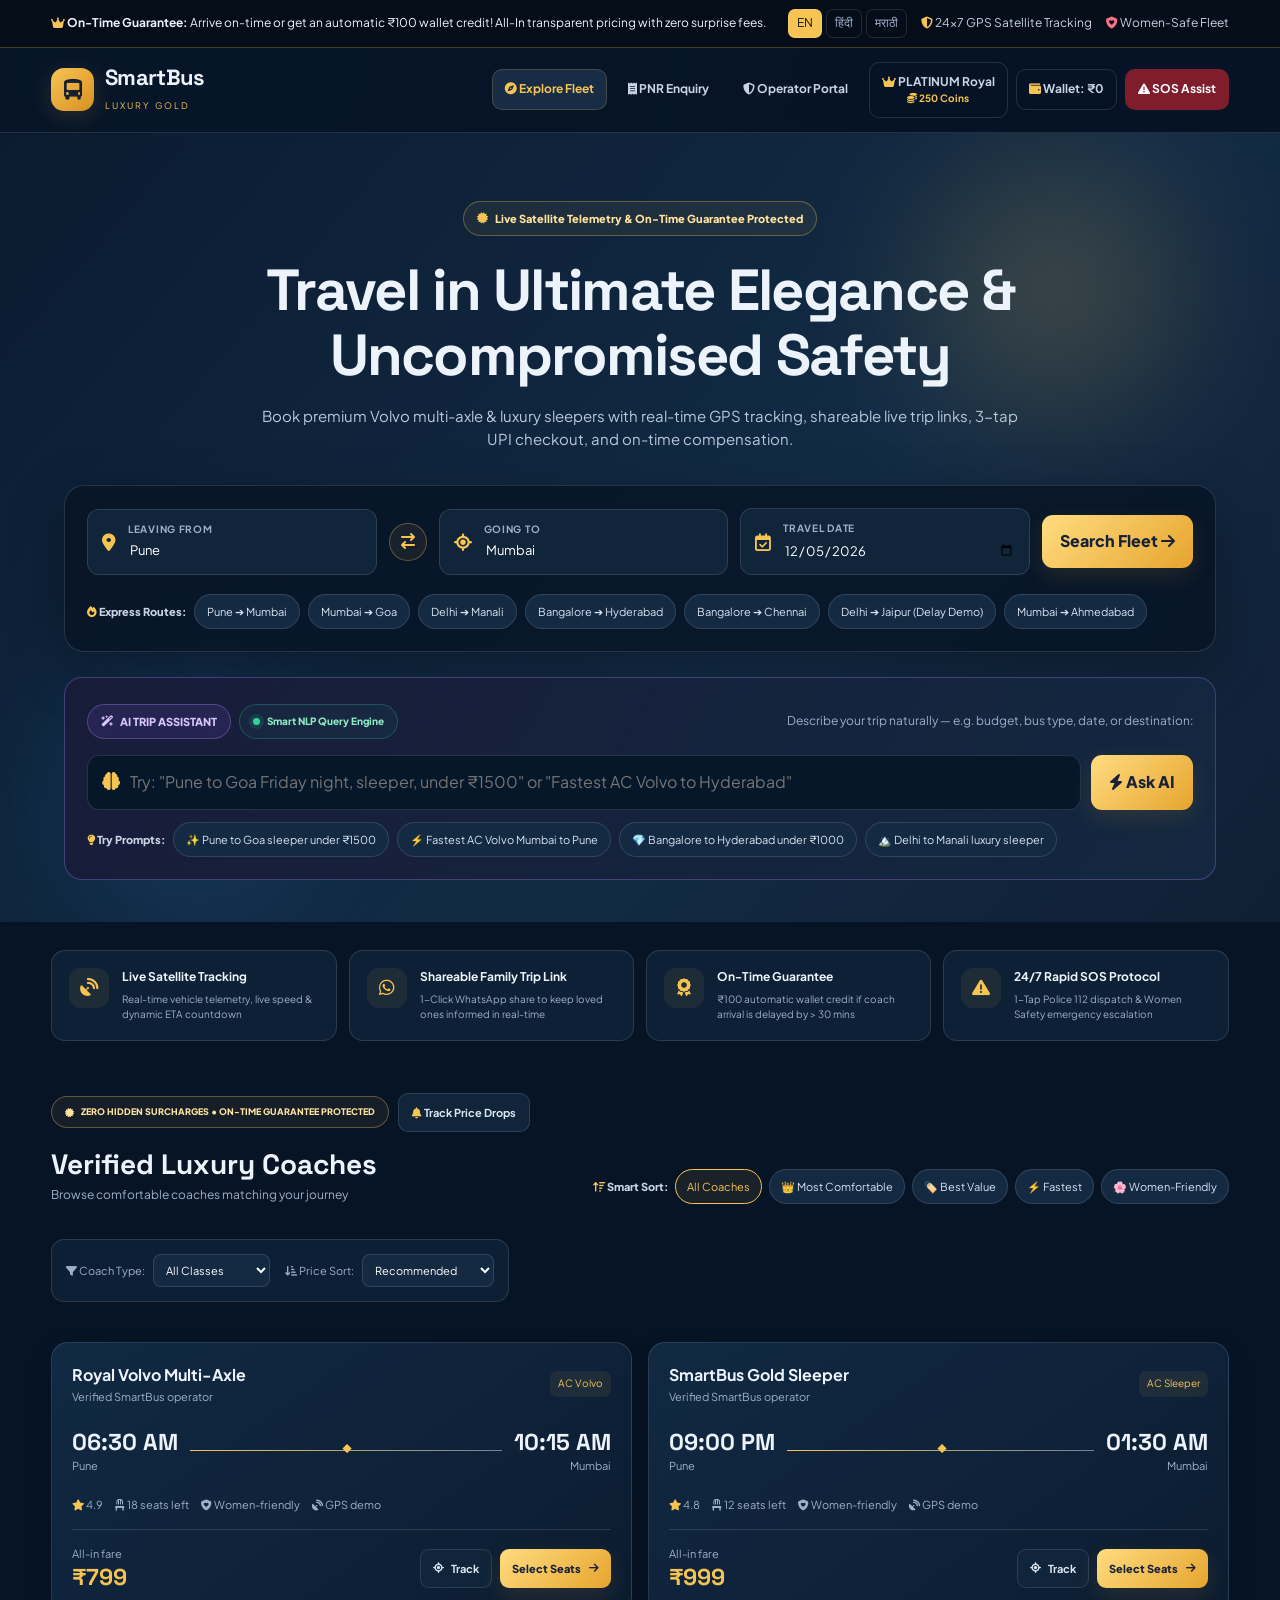
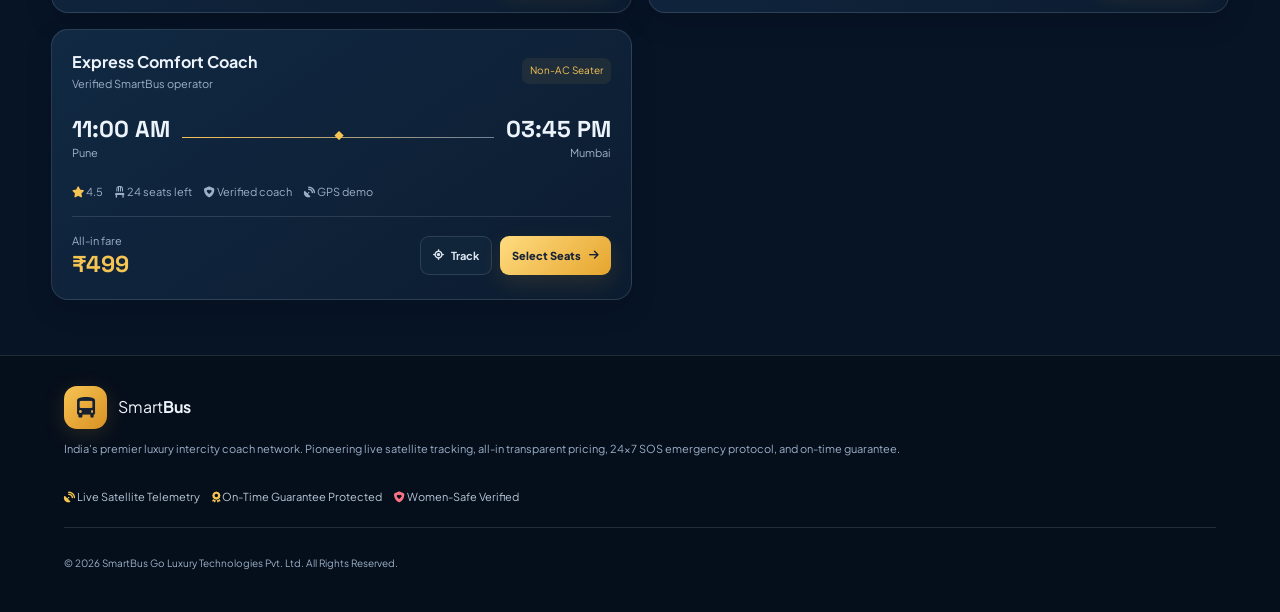
<file: index.html>
<!DOCTYPE html>
<html lang="en">
<head>
  <meta charset="UTF-8">
  <meta name="viewport" content="width=device-width, initial-scale=1.0">
  <title>SmartBus Go - Next-Gen Luxury Bus Booking &amp; Passenger Safety</title>
  <!-- Google Fonts: Space Grotesk & Plus Jakarta Sans -->
  <link rel="preconnect" href="https://fonts.googleapis.com">
  <link rel="preconnect" href="https://fonts.gstatic.com" crossorigin>
  <link href="https://fonts.googleapis.com/css2?family=Plus+Jakarta+Sans:wght@300;400;500;600;700;800&family=Space+Grotesk:wght@600;700;800&display=swap" rel="stylesheet">
  <!-- Font Awesome Icons -->
  <link rel="stylesheet" href="https://cdnjs.cloudflare.com/ajax/libs/font-awesome/6.4.2/css/all.min.css">
  <link rel="stylesheet" href="style.css">
</head>
<body>

  <!-- Top Luxury Gold Announcement Bar -->
  <div class="announcement-bar">
    <div class="announcement-content">
      <span id="announcement-text">
        <i class="fa-solid fa-crown text-gold"></i>
        <strong>On-Time Guarantee:</strong> Arrive on-time or get an automatic ₹100 wallet credit! All-In transparent pricing with zero surprise fees.
      </span>
      <div class="announcement-badges-wrap">
        <!-- Phase 3: Multilingual Language Switcher -->
        <div class="lang-selector-group" title="Select Website Language">
          <button type="button" class="lang-btn active" id="lang-en" onclick="changeLanguage('en')">EN</button>
          <button type="button" class="lang-btn" id="lang-hi" onclick="changeLanguage('hi')">हिंदी</button>
          <button type="button" class="lang-btn" id="lang-mr" onclick="changeLanguage('mr')">मराठी</button>
        </div>
        <span class="announcement-badge"><i class="fa-solid fa-shield-halved text-gold"></i> 24x7 GPS Satellite Tracking</span>
        <span class="announcement-badge"><i class="fa-solid fa-shield-heart" style="color: #fb7185;"></i> Women-Safe Fleet</span>
      </div>
    </div>
  </div>

  <!-- Main Navigation Bar -->
  <nav class="navbar">
    <div class="nav-container">
      <a href="#" class="brand-logo" onclick="switchTab('booking-tab')">
        <div class="logo-icon-wrap">
          <i class="fa-solid fa-bus-simple"></i>
        </div>
        <div class="logo-text">
          <span>Smart<strong>Bus</strong></span>
          <small class="tagline">LUXURY GOLD</small>
        </div>
      </a>

      <div class="nav-links">
        <button class="nav-btn active" id="btn-booking" onclick="switchTab('booking-tab')">
          <i class="fa-solid fa-compass"></i> Explore Fleet
        </button>
        <button class="nav-btn" id="btn-pnr" onclick="switchTab('pnr-tab')">
          <i class="fa-solid fa-receipt"></i> PNR Enquiry
        </button>
        <button class="nav-btn btn-admin-nav" id="btn-admin" onclick="switchTab('admin-tab')">
          <i class="fa-solid fa-shield-halved"></i> Operator Portal
        </button>

        <!-- Phase 3: Royal Loyalty Tiers Badge -->
        <button type="button" class="nav-loyalty-pill" onclick="openLoyaltyModal()" title="SmartBus Royal Loyalty Club & SmartCoins">
          <i class="fa-solid fa-crown text-gold"></i>
          <span id="nav-loyalty-tier">PLATINUM Royal</span>
          <span class="loyalty-coin-badge"><i class="fa-solid fa-coins"></i> <span id="nav-loyalty-coins">250</span> Coins</span>
        </button>

        <!-- Phase 2: Wallet Credit Badge -->
        <div class="nav-wallet-pill" title="SmartBus Gold Cash Wallet (Updated via On-Time Guarantee)">
          <i class="fa-solid fa-wallet text-gold"></i>
          <span>Wallet: <strong id="nav-wallet-balance">₹0</strong></span>
        </div>

        <!-- Phase 2: Persistent Emergency SOS Button -->
        <button class="nav-btn nav-sos-btn" onclick="openSosModal()" title="Emergency SOS Rapid Assist">
          <i class="fa-solid fa-triangle-exclamation"></i>
          <span>SOS Assist</span>
        </button>
      </div>
    </div>
  </nav>

  <!-- Notification Toast -->
  <div id="toast" class="toast"></div>

  <!-- ================= TAB 1: PASSENGER BOOKING & EXPLORE ================= -->
  <main id="booking-tab" class="tab-content active">
    <!-- Hero Banner with Ambient Gold & Navy Glow -->
    <section class="hero-section">
      <div class="hero-ambient-glow glow-gold"></div>
      <div class="hero-ambient-glow glow-navy"></div>

      <div class="hero-content">
        <div class="hero-badge">
          <i class="fa-solid fa-certificate text-gold"></i> Live Satellite Telemetry &amp; On-Time Guarantee Protected
        </div>
        <h1 id="hero-main-title">Travel in Ultimate Elegance &amp; Uncompromised Safety</h1>
        <p id="hero-main-p">Book premium Volvo multi-axle &amp; luxury sleepers with real-time GPS tracking, shareable live trip links, 3-tap UPI checkout, and on-time compensation.</p>
      </div>

      <!-- Floating Glassmorphic Search Card -->
      <div class="search-card">
        <form id="search-bus-form" onsubmit="handleBusSearch(event)">
          <div class="input-card">
            <span class="input-icon"><i class="fa-solid fa-location-dot"></i></span>
            <div class="input-details">
              <label for="search-source" id="label-leaving-from">Leaving From</label>
              <input type="text" id="search-source" placeholder="City or Terminal" value="Pune" required autocomplete="off">
            </div>
          </div>

          <button type="button" class="swap-btn" onclick="swapLocations()" title="Swap Cities">
            <i class="fa-solid fa-arrow-right-arrow-left"></i>
          </button>

          <div class="input-card">
            <span class="input-icon"><i class="fa-solid fa-location-crosshairs"></i></span>
            <div class="input-details">
              <label for="search-destination" id="label-going-to">Going To</label>
              <input type="text" id="search-destination" placeholder="City or Terminal" value="Mumbai" required autocomplete="off">
            </div>
          </div>

          <div class="input-card">
            <span class="input-icon"><i class="fa-regular fa-calendar-check"></i></span>
            <div class="input-details">
              <label for="search-date" id="label-travel-date">Travel Date</label>
              <input type="date" id="search-date" required>
            </div>
          </div>

          <button type="submit" class="search-btn">
            <span id="btn-search-fleet-text">Search Fleet</span>
            <i class="fa-solid fa-arrow-right"></i>
          </button>
        </form>

        <!-- Popular Route Pills -->
        <div class="popular-routes-bar">
          <span class="routes-label"><i class="fa-solid fa-fire text-gold"></i> Express Routes:</span>
          <button type="button" class="route-chip" onclick="quickFillRoute('Pune', 'Mumbai')">Pune ➔ Mumbai</button>
          <button type="button" class="route-chip" onclick="quickFillRoute('Mumbai', 'Goa')">Mumbai ➔ Goa</button>
          <button type="button" class="route-chip" onclick="quickFillRoute('Delhi', 'Manali')">Delhi ➔ Manali</button>
          <button type="button" class="route-chip" onclick="quickFillRoute('Bangalore', 'Hyderabad')">Bangalore ➔ Hyderabad</button>
          <button type="button" class="route-chip" onclick="quickFillRoute('Bangalore', 'Chennai')">Bangalore ➔ Chennai</button>
          <button type="button" class="route-chip" onclick="quickFillRoute('Delhi', 'Jaipur')">Delhi ➔ Jaipur (Delay Demo)</button>
          <button type="button" class="route-chip" onclick="quickFillRoute('Mumbai', 'Ahmedabad')">Mumbai ➔ Ahmedabad</button>
        </div>
      </div>

      <!-- Phase 3: Natural Language AI Trip Assistant -->
      <div class="ai-assistant-banner">
        <div class="ai-banner-header">
          <div class="ai-badge-row">
            <span class="ai-sparkle-pill"><i class="fa-solid fa-wand-magic-sparkles"></i> AI TRIP ASSISTANT</span>
            <span class="ai-live-tag"><span class="pulse-dot"></span> Smart NLP Query Engine</span>
          </div>
          <p class="ai-banner-desc">Describe your trip naturally &mdash; e.g. budget, bus type, date, or destination:</p>
        </div>

        <div class="ai-input-wrap">
          <div class="ai-input-inner">
            <i class="fa-solid fa-brain ai-prefix-icon text-gold"></i>
            <input type="text" id="ai-trip-query-input" placeholder='Try: "Pune to Goa Friday night, sleeper, under ₹1500" or "Fastest AC Volvo to Hyderabad"' onkeydown="if(event.key==='Enter'){handleAiTripSearch();}">
          </div>
          <button type="button" class="btn-ai-search" onclick="handleAiTripSearch()">
            <i class="fa-solid fa-bolt"></i>
            <span>Ask AI</span>
          </button>
        </div>

        <div class="ai-quick-prompts">
          <span class="prompts-label"><i class="fa-solid fa-lightbulb text-gold"></i> Try Prompts:</span>
          <button type="button" class="ai-chip" onclick="quickAiPrompt('Pune to Goa sleeper under ₹1500')">✨ Pune to Goa sleeper under ₹1500</button>
          <button type="button" class="ai-chip" onclick="quickAiPrompt('Fastest AC Volvo Mumbai to Pune')">⚡ Fastest AC Volvo Mumbai to Pune</button>
          <button type="button" class="ai-chip" onclick="quickAiPrompt('Bangalore to Hyderabad under ₹1000')">💎 Bangalore to Hyderabad under ₹1000</button>
          <button type="button" class="ai-chip" onclick="quickAiPrompt('Delhi to Manali luxury sleeper')">🏔️ Delhi to Manali luxury sleeper</button>
        </div>

        <div id="ai-response-card" class="ai-response-card" style="display: none;"></div>
      </div>
    </section>

    <!-- Phase 2 Safety Highlights Banner -->
    <section class="trust-banner">
      <div class="trust-item">
        <div class="trust-icon"><i class="fa-solid fa-satellite-dish"></i></div>
        <div>
          <h4>Live Satellite Tracking</h4>
          <p>Real-time vehicle telemetry, live speed &amp; dynamic ETA countdown</p>
        </div>
      </div>
      <div class="trust-item">
        <div class="trust-icon"><i class="fa-brands fa-whatsapp"></i></div>
        <div>
          <h4>Shareable Family Trip Link</h4>
          <p>1-Click WhatsApp share to keep loved ones informed in real-time</p>
        </div>
      </div>
      <div class="trust-item">
        <div class="trust-icon"><i class="fa-solid fa-award"></i></div>
        <div>
          <h4>On-Time Guarantee</h4>
          <p>₹100 automatic wallet credit if coach arrival is delayed by &gt; 30 mins</p>
        </div>
      </div>
      <div class="trust-item">
        <div class="trust-icon"><i class="fa-solid fa-triangle-exclamation"></i></div>
        <div>
          <h4>24/7 Rapid SOS Protocol</h4>
          <p>1-Tap Police 112 dispatch &amp; Women Safety emergency escalation</p>
        </div>
      </div>
    </section>

    <!-- Bus Results & Smart Sort Controls -->
    <section class="bus-results-section">
      <!-- Smart Sorting Header Card -->
      <div class="results-header-card">
        <div class="results-title-group">
          <div class="results-header-actions-row">
            <div class="all-in-guarantee-pill">
              <i class="fa-solid fa-certificate"></i> ZERO HIDDEN SURCHARGES • ON-TIME GUARANTEE PROTECTED
            </div>
            <!-- Phase 3: Set Price-Drop Alert Button -->
            <button type="button" class="btn-price-drop-trigger" onclick="openPriceDropModal()" title="Get alerted when route fare drops">
              <i class="fa-solid fa-bell text-gold"></i>
              <span>Track Price Drops</span>
            </button>
          </div>
          <h2 id="search-results-heading">Verified Luxury Coaches</h2>
          <p id="search-results-subheading" class="subtext">Browse comfortable coaches matching your journey</p>
        </div>

        <!-- Smart Sort Mode Pills -->
        <div class="smart-sort-bar">
          <span class="sort-label"><i class="fa-solid fa-arrow-up-wide-short text-gold"></i> Smart Sort:</span>
          <button type="button" class="sort-chip active" id="sort-default" onclick="setSmartSort('DEFAULT')">All Coaches</button>
          <button type="button" class="sort-chip" id="sort-comfort" onclick="setSmartSort('COMFORT')">👑 Most Comfortable</button>
          <button type="button" class="sort-chip" id="sort-value" onclick="setSmartSort('VALUE')">🏷️ Best Value</button>
          <button type="button" class="sort-chip" id="sort-fastest" onclick="setSmartSort('FASTEST')">⚡ Fastest</button>
          <button type="button" class="sort-chip" id="sort-women_friendly" onclick="setSmartSort('WOMEN_FRIENDLY')">🌸 Women-Friendly</button>
        </div>

        <!-- Filter Dropdowns -->
        <div class="filters-bar">
          <div class="filter-group">
            <label><i class="fa-solid fa-filter"></i> Coach Type:</label>
            <select id="filter-type" onchange="renderBuses()">
              <option value="ALL">All Classes</option>
              <option value="AC Volvo">AC Volvo</option>
              <option value="AC Sleeper">AC Sleeper</option>
              <option value="Multi-Axle AC">Multi-Axle AC</option>
              <option value="Non-AC Seater">Non-AC Seater</option>
            </select>
          </div>

          <div class="filter-group">
            <label><i class="fa-solid fa-arrow-down-short-wide"></i> Price Sort:</label>
            <select id="sort-price" onchange="renderBuses()">
              <option value="DEFAULT">Recommended</option>
              <option value="LOW_HIGH">Price: Low to High</option>
              <option value="HIGH_LOW">Price: High to Low</option>
            </select>
          </div>
        </div>
      </div>

      <!-- Bus Cards Container -->
      <div id="bus-cards-container" class="bus-cards-container">
        <!-- Rendered by JavaScript -->
      </div>
    </section>
  </main>

  <!-- ================= TAB 2: PNR ENQUIRY & CANCELLATION ================= -->
  <main id="pnr-tab" class="tab-content">
    <div class="pnr-wrapper">
      <div class="pnr-search-card">
        <div class="pnr-icon-badge"><i class="fa-solid fa-receipt"></i></div>
        <h2>PNR Status, Live Tracking &amp; On-Time Compensation</h2>
        <p>Check verified boarding pass status, track coach GPS in real-time, share trip links with family, or claim your ₹100 On-Time Guarantee compensation.</p>

        <form onsubmit="searchPNR(event)" class="pnr-form">
          <div class="pnr-input-wrapper">
            <i class="fa-solid fa-magnifying-glass"></i>
            <input type="text" id="pnr-input" placeholder="e.g. PNR-108422 or PNR-108423" required autocomplete="off">
          </div>
          <button type="submit" class="pnr-btn">
            <span>Check Ticket</span>
            <i class="fa-solid fa-chevron-right"></i>
          </button>
        </form>

        <div class="pnr-helper-hint">
          <i class="fa-solid fa-award text-gold"></i> <strong>Pro-Tip:</strong> Try checking <code>PNR-108423</code> to test the <strong>₹100 On-Time Guarantee Wallet Credit claim</strong> for delayed coaches!
        </div>
      </div>

      <!-- Search Result Box -->
      <div id="pnr-result-box" class="pnr-result-box" style="display: none;"></div>
    </div>
  </main>

  <!-- ================= TAB 3: OPERATOR ADMIN DASHBOARD ================= -->
  <main id="admin-tab" class="tab-content">
    <div class="admin-wrapper">
      <!-- Admin Login Screen -->
      <div class="admin-auth-card" id="admin-login-box">
        <div class="auth-icon-circle">
          <i class="fa-solid fa-shield-halved"></i>
        </div>
        <h2>Operator Control Center</h2>
        <p>Enter administrative master PIN to manage fleet departures, monitor occupancy, and view passenger manifests.</p>
        <form onsubmit="adminLogin(event)" class="admin-login-form">
          <div class="form-group">
            <label>Master Security PIN</label>
            <div class="input-password-wrap">
              <i class="fa-solid fa-key"></i>
              <input type="password" id="admin-pin" placeholder="Enter PIN (Default: admin123)" required>
            </div>
            <small class="hint-pin">Development PIN: <code>admin123</code></small>
          </div>
          <button type="submit" class="btn-primary full-width">
            <span>Access Portal</span>
            <i class="fa-solid fa-arrow-right"></i>
          </button>
        </form>
      </div>

      <!-- Admin Live Operations Center -->
      <div class="admin-dashboard" id="admin-dashboard" style="display: none;">
        <div class="admin-header-panel">
          <div>
            <div class="admin-status-pill"><span class="pulse-dot"></span> Active Operations Dispatch</div>
            <h2>Fleet Performance &amp; Manifest</h2>
            <p>Real-time passenger bookings, seat occupancy telemetry, and revenue statistics</p>
          </div>
          <div class="admin-actions">
            <button class="btn-primary" onclick="openAddBusModal()">
              <i class="fa-solid fa-plus-circle"></i> Add New Route
            </button>
            <button class="btn-outline" onclick="adminLogout()">
              <i class="fa-solid fa-power-off"></i> Exit Portal
            </button>
          </div>
        </div>

        <!-- Metrics Overview Cards -->
        <div class="stats-grid">
          <div class="stat-card">
            <div class="stat-icon purple"><i class="fa-solid fa-bus-simple"></i></div>
            <div class="stat-details">
              <h3 id="stat-total-buses">0</h3>
              <p>Active Fleet Coaches</p>
            </div>
          </div>
          <div class="stat-card">
            <div class="stat-icon green"><i class="fa-solid fa-ticket"></i></div>
            <div class="stat-details">
              <h3 id="stat-total-tickets">0</h3>
              <p>Confirmed Bookings</p>
            </div>
          </div>
          <div class="stat-card">
            <div class="stat-icon blue"><i class="fa-solid fa-chart-pie"></i></div>
            <div class="stat-details">
              <h3 id="stat-occupancy">0%</h3>
              <p>Fleet Occupancy Rate</p>
            </div>
          </div>
          <div class="stat-card">
            <div class="stat-icon orange"><i class="fa-solid fa-indian-rupee-sign"></i></div>
            <div class="stat-details">
              <h3 id="stat-total-revenue">₹0</h3>
              <p>Gross Fare Revenue</p>
            </div>
          </div>
        </div>

        <!-- Passenger Bookings Manifest Table -->
        <div class="table-card">
          <div class="table-header-row">
            <div>
              <h3>Real-Time Passenger Manifest</h3>
              <p class="subtext">Active bookings across all fleet departures</p>
            </div>
            <button class="btn-outline btn-sm" onclick="refreshAdminDashboard()">
              <i class="fa-solid fa-arrows-rotate"></i> Refresh Manifest
            </button>
          </div>

          <div class="table-responsive">
            <table class="data-table">
              <thead>
                <tr>
                  <th>PNR Number</th>
                  <th>Passenger</th>
                  <th>Coach / Route</th>
                  <th>Seat</th>
                  <th>Category</th>
                  <th>All-In Fare</th>
                  <th>Status</th>
                  <th>Actions</th>
                </tr>
              </thead>
              <tbody id="admin-bookings-tbody">
                <!-- Populated dynamically -->
              </tbody>
            </table>
          </div>
        </div>
      </div>
    </div>
  </main>

  <!-- ================= PHASE 2 MODAL: LIVE GPS TRACKING & SHAREABLE TRIP ================= -->
  <div id="tracking-modal" class="modal">
    <div class="modal-content tracking-modal-content">
      <div class="modal-header">
        <div>
          <div class="tracking-live-badge-row">
            <span id="track-status-pill" class="track-status-pill on-time">
              <span class="pulse-dot"></span> On-Time Guaranteed • Live GPS
            </span>
            <span class="track-satellite-tag"><i class="fa-solid fa-satellite-dish"></i> GPS Satellite Sync</span>
          </div>
          <h3 id="track-bus-title">Bus Name</h3>
          <p id="track-route-sub" class="subtext">Source ➔ Destination</p>
        </div>
        <button class="close-btn" onclick="closeTrackingModal()" aria-label="Close modal">&times;</button>
      </div>

      <div class="tracking-modal-body">
        <!-- Live Route Radar Visualizer -->
        <div class="route-radar-card">
          <div class="radar-header">
            <div>
              <span class="radar-live-text"><i class="fa-solid fa-circle-dot live-blink-icon"></i> LIVE EXPRESSWAY TELEMETRY</span>
              <h4 id="track-current-loc">Expressway Kilometer 84</h4>
            </div>
            <div class="speed-gauge-card">
              <span class="speed-label">SPEED</span>
              <strong id="track-live-speed" class="speed-num">68 km/h</strong>
            </div>
          </div>

          <!-- Express Route Progress Bar with Moving Bus Marker -->
          <div class="expressway-progress-container">
            <div class="progress-track-line">
              <div id="track-progress-fill" class="progress-fill-line" style="width: 55%;"></div>
              <div id="track-vehicle-pin" class="vehicle-live-marker" style="left: 55%;">
                <div class="marker-pulse-ring"></div>
                <div class="marker-pulse-ring delay"></div>
                <div class="marker-coach-icon"><i class="fa-solid fa-bus-simple"></i></div>
              </div>
            </div>
            <div class="expressway-stops-row">
              <span class="stop-node origin"><i class="fa-solid fa-play"></i> Departed</span>
              <span class="stop-node midpoint"><i class="fa-solid fa-utensils"></i> Rest Stop (In 14m)</span>
              <span class="stop-node destination"><i class="fa-solid fa-flag-checkered"></i> Destination</span>
            </div>
          </div>
        </div>

        <!-- Telemetry Data Cards Grid -->
        <div class="telemetry-cards-grid">
          <div class="telem-item">
            <span class="telem-label"><i class="fa-solid fa-compass text-gold"></i> Coordinates</span>
            <strong id="track-gps-coords">18.7542° N, 73.4062° E</strong>
          </div>
          <div class="telem-item">
            <span class="telem-label"><i class="fa-solid fa-mug-hot text-gold"></i> Next Rest Stop</span>
            <strong id="track-next-stop">Food Plaza Urse (in 18 km)</strong>
          </div>
          <div class="telem-item">
            <span class="telem-label"><i class="fa-solid fa-user-shield text-gold"></i> Verified Bus Captain</span>
            <strong id="track-driver-name">Captain Ramesh Pawar</strong>
            <small id="track-driver-rating" style="color: #fbbf24;">4.9 ★ (12 yrs exp)</small>
          </div>
          <div class="telem-item action-call">
            <button class="btn-call-captain" onclick="callDriverPrompt()">
              <i class="fa-solid fa-phone"></i>
              <span>Call Captain (<span id="track-driver-phone">+91 98230 11223</span>)</span>
            </button>
          </div>
        </div>

        <!-- On-Time Guarantee Compensation Trigger / Active Banner -->
        <div id="track-ontime-guarantee-box"></div>

        <!-- Shareable Trip Link Widget -->
        <div class="share-trip-card">
          <div class="share-header">
            <div>
              <h5><i class="fa-solid fa-share-nodes text-gold"></i> Share Live Location with Family</h5>
              <p>Keep your family informed with real-time GPS tracking link and arrival ETA.</p>
            </div>
            <button class="btn-whatsapp-share" onclick="shareTripWhatsapp()">
              <i class="fa-brands fa-whatsapp"></i> WhatsApp Share
            </button>
          </div>
          <div class="share-link-input-wrap">
            <input type="text" id="track-share-url-input" readonly>
            <button class="btn-copy-link" onclick="copyTripLink()">
              <i class="fa-regular fa-copy"></i> Copy Link
            </button>
          </div>
        </div>
      </div>
    </div>
  </div>

  <!-- ================= PHASE 2 MODAL: EMERGENCY SOS SAFETY SYSTEM ================= -->
  <div id="sos-modal" class="modal">
    <div class="modal-content sos-modal-content">
      <div class="modal-header sos-header">
        <div class="sos-header-title">
          <div class="siren-pulse-badge"><i class="fa-solid fa-triangle-exclamation"></i></div>
          <div>
            <h3>EMERGENCY SOS DISPATCH PROTOCOL</h3>
            <p class="subtext" style="color: #fca5a5;">Immediate Police, Fleet Control &amp; Medical Escalation</p>
          </div>
        </div>
        <button class="close-btn" onclick="closeSosModal()" aria-label="Close modal">&times;</button>
      </div>

      <div class="sos-modal-body">
        <div class="sos-telemetry-badge">
          <div><i class="fa-solid fa-bus text-gold"></i> Vehicle: <strong id="sos-bus-info">Coach BUS-101</strong></div>
          <div><i class="fa-solid fa-location-dot text-gold"></i> Location: <strong id="sos-current-loc">Expressway Highway, Km 82</strong></div>
          <div><i class="fa-solid fa-satellite text-gold"></i> Live GPS: <code id="sos-current-coords">18.7542° N, 73.4062° E</code></div>
        </div>

        <div class="emergency-dial-grid">
          <!-- 112 National Police -->
          <a href="tel:112" class="emergency-dial-btn police">
            <div class="dial-icon"><i class="fa-solid fa-shield"></i></div>
            <div>
              <strong>112 Police &amp; Highway Patrol</strong>
              <small>National Police Emergency Dispatch</small>
            </div>
          </a>

          <!-- SmartBus 24/7 Command -->
          <a href="tel:180076278287" class="emergency-dial-btn command">
            <div class="dial-icon"><i class="fa-solid fa-headset"></i></div>
            <div>
              <strong>1800-SMARTBUS Command</strong>
              <small>24x7 Fleet Safety Control Room</small>
            </div>
          </a>

          <!-- Women Safety Helpline -->
          <a href="tel:1091" class="emergency-dial-btn women">
            <div class="dial-icon"><i class="fa-solid fa-shield-heart"></i></div>
            <div>
              <strong>1091 Women Safety Hotline</strong>
              <small>Immediate Police Assistance for Women</small>
            </div>
          </a>
        </div>

        <!-- 1-Tap Location Broadcast to Contacts -->
        <div class="sos-broadcast-box">
          <button type="button" class="btn-sos-broadcast" id="btn-sos-broadcast" onclick="triggerEmergencyBroadcast()">
            <i class="fa-solid fa-tower-broadcast"></i>
            <span>Broadcast Satellite SOS to Emergency Contacts</span>
          </button>
          <p class="sos-disclaimer">Tapping this instantly transmits your satellite coordinates, bus registration number, and nearest police jurisdiction via high-priority SMS.</p>
        </div>
      </div>
    </div>
  </div>

  <!-- ================= MODAL: DETAILED SEAT MAP & SEAT INSPECTOR ================= -->
  <div id="seat-modal" class="modal">
    <div class="modal-content seat-modal-content">
      <div class="modal-header">
        <div class="modal-header-info">
          <span class="modal-badge"><i class="fa-solid fa-couch text-gold"></i> Live Seat Selection</span>
          <h3 id="modal-bus-title">Bus Name</h3>
          <p id="modal-bus-route" class="subtext">Source ➔ Destination</p>
        </div>
        <button class="close-btn" onclick="closeSeatModal()" aria-label="Close modal">&times;</button>
      </div>

      <div class="seat-modal-body">
        <!-- Left: Coach Interior Grid & Detailed Inspector Card -->
        <div class="bus-interior-container">
          <div class="coach-windshield">
            <div class="coach-glass-reflection"></div>
            <div class="dashboard-controls">
              <span class="driver-wheel"><i class="fa-solid fa-dharmachakra"></i> Driver Cockpit</span>
              <span class="door-indicator"><i class="fa-solid fa-door-open"></i> Front Entry Gate</span>
            </div>
          </div>

          <!-- Dynamic 2x2 Grid -->
          <div id="seat-layout-grid" class="seat-layout-grid"></div>

          <!-- Seat Legend -->
          <div class="seat-legend">
            <div class="legend-item"><span class="seat-sample available"></span> Available</div>
            <div class="legend-item"><span class="seat-sample selected"></span> Selected</div>
            <div class="legend-item"><span class="seat-sample booked"></span> Occupied</div>
          </div>

          <!-- Real-Time Seat Photo & Specs Inspector Card -->
          <div id="seat-inspector-card" class="seat-inspector-card"></div>
        </div>

        <!-- Right: Passenger Details & All-In Summary -->
        <div class="booking-summary-panel">
          <div class="panel-header">
            <h4><i class="fa-solid fa-user-check text-gold"></i> Passenger Details &amp; Fare</h4>
          </div>

          <!-- Live Transparent Fare Card -->
          <div class="fare-breakdown">
            <div class="fare-row">
              <span>All-In Base Fare (per seat)</span>
              <strong id="summary-base-fare">₹0</strong>
            </div>
            <div class="fare-row">
              <span>Selected Seat(s)</span>
              <span class="selected-seats-badge" id="summary-selected-seats">None</span>
            </div>
            <div class="fare-row">
              <span>Smart Discount</span>
              <strong id="summary-discount-text" class="text-gold">0% (₹0)</strong>
            </div>
            <div class="fare-row">
              <span>Taxes, Tolls &amp; ₹5L Insurance</span>
              <strong class="text-green"><i class="fa-solid fa-circle-check"></i> Included (₹0 extra)</strong>
            </div>
            <div class="fare-divider"></div>
            <div class="fare-row total">
              <span>Total Payable</span>
              <strong id="summary-total-fare">₹0</strong>
            </div>
          </div>

          <!-- Passenger Details Form -->
          <form id="passenger-checkout-form" onsubmit="proceedTo3TapCheckout(event)">
            <div class="form-group">
              <label><i class="fa-regular fa-user"></i> Primary Passenger Name</label>
              <input type="text" id="passenger-name" placeholder="e.g. Neha Patil" required autocomplete="name">
            </div>

            <div class="form-row">
              <div class="form-group">
                <label><i class="fa-solid fa-cake-candles"></i> Age</label>
                <input type="number" id="passenger-age" min="1" max="110" placeholder="24" oninput="handleAgeChange()" required>
              </div>
              <div class="form-group">
                <label><i class="fa-solid fa-venus-mars"></i> Gender</label>
                <select id="passenger-gender" required>
                  <option value="Female">Female</option>
                  <option value="Male">Male</option>
                  <option value="Other">Other</option>
                </select>
              </div>
            </div>

            <div class="form-group">
              <label><i class="fa-solid fa-phone"></i> Mobile Phone (for SMS Pass &amp; Tracking)</label>
              <input type="tel" id="passenger-phone" placeholder="9876543210" pattern="[0-9]{10}" required autocomplete="tel">
            </div>

            <div class="form-group discount-select-box">
              <label><i class="fa-solid fa-badge-percent text-gold"></i> Smart Discount Category</label>
              <select id="passenger-category" onchange="updateFareSummary()">
                <option value="GENERAL">General Traveler (Standard Fare)</option>
                <option value="STUDENT">Student ID (15% Smart Discount)</option>
                <option value="SENIOR">Senior Citizen 60+ (20% Smart Discount)</option>
              </select>
            </div>

            <button type="submit" class="btn-checkout" id="btn-pay-confirm">
              <span>Proceed to 3-Tap Checkout</span>
              <i class="fa-solid fa-bolt"></i>
            </button>
          </form>
        </div>
      </div>
    </div>
  </div>

  <!-- ================= MODAL: 3-TAP CHECKOUT & UPI PAYMENT DRAWER ================= -->
  <div id="checkout-modal" class="modal">
    <div class="modal-content checkout-modal-content">
      <div class="modal-header">
        <div>
          <span class="modal-badge"><i class="fa-solid fa-lock text-gold"></i> Secure 3-Tap Checkout</span>
          <h3>Instant Payment &amp; Confirmation</h3>
          <p id="checkout-bus-name" class="subtext">Bus Name</p>
        </div>
        <button class="close-btn" onclick="closeCheckoutModal()" aria-label="Close">&times;</button>
      </div>

      <div class="checkout-modal-body">
        <!-- Tap 1: Identity / Auth Selection -->
        <div class="checkout-step-block">
          <div class="step-badge-title">
            <span class="step-num">1</span>
            <h4>Passenger Verification</h4>
          </div>

          <div class="auth-segmented-control">
            <button type="button" class="auth-tab-btn active" id="tab-auth-guest" onclick="setAuthMode('guest')">
              <i class="fa-solid fa-bolt"></i> 1-Tap Guest Booking
            </button>
            <button type="button" class="auth-tab-btn" id="tab-auth-otp" onclick="setAuthMode('otp')">
              <i class="fa-solid fa-mobile-screen"></i> Instant Mobile OTP
            </button>
          </div>

          <div id="guest-form-section" class="auth-readout-card">
            <div>
              <span class="readout-label">Booking For:</span>
              <strong id="checkout-passenger-text">Neha Patil (24 yrs, Female) • 9876543210</strong>
            </div>
            <div>
              <span class="readout-label">Reserved Seat(s):</span>
              <span class="seat-badge-pill" id="checkout-seats-text">#03, #04</span>
            </div>
            <span id="otp-badge-verified" class="verified-badge-pill" style="display: none;">
              <i class="fa-solid fa-circle-check"></i> VIP SmartRider Verified
            </span>
          </div>

          <div id="otp-login-section" class="otp-box-section" style="display: none;">
            <p class="otp-hint-text">Enter your mobile number to load your saved profile and earn 50 SmartCoins:</p>
            <div class="otp-phone-row">
              <input type="tel" id="otp-phone-input" placeholder="Enter 10-digit mobile" maxlength="10">
              <button type="button" class="btn-primary btn-sm" id="btn-send-otp" onclick="sendMockOtp()">Send OTP</button>
            </div>
            <div class="otp-verify-row" id="otp-input-group" style="display: none;">
              <input type="text" id="otp-code-input" placeholder="Enter 4-digit OTP (demo: 4829)" maxlength="4">
              <button type="button" class="btn-primary btn-sm" onclick="verifyMockOtp()">Verify</button>
            </div>
          </div>
        </div>

        <!-- Phase 3: Luxury Journey Add-Ons (Meal & Blanket Pre-Order) -->
        <div class="checkout-step-block">
          <div class="step-badge-title">
            <span class="step-num"><i class="fa-solid fa-crown text-gold" style="font-size: 11px;"></i></span>
            <h4>Luxury Add-Ons Pre-Order (Seat Delivery)</h4>
          </div>
          <p class="addons-subtext">Pre-order chef-crafted hot meals, sealed sanitized bedding &amp; refreshments:</p>

          <div class="checkout-addons-grid">
            <div class="addon-card" id="addon-meal" onclick="toggleAddon('meal', 160)">
              <div class="addon-check-icon"><i class="fa-solid fa-check"></i></div>
              <div class="addon-icon">🍱</div>
              <div class="addon-info">
                <strong>Gourmet Bento Hot Meal</strong>
                <small>Fresh Paneer Dum Biryani / Royal Veg Thali</small>
              </div>
              <span class="addon-price">+₹160</span>
            </div>

            <div class="addon-card" id="addon-blanket" onclick="toggleAddon('blanket', 90)">
              <div class="addon-check-icon"><i class="fa-solid fa-check"></i></div>
              <div class="addon-icon">🧣</div>
              <div class="addon-info">
                <strong>Sanitized Blanket &amp; Pillow</strong>
                <small>Thermal fleece blanket + memory neck pillow</small>
              </div>
              <span class="addon-price">+₹90</span>
            </div>

            <div class="addon-card" id="addon-coffee" onclick="toggleAddon('coffee', 60)">
              <div class="addon-check-icon"><i class="fa-solid fa-check"></i></div>
              <div class="addon-icon">☕</div>
              <div class="addon-info">
                <strong>Filter Coffee / Ginger Chai</strong>
                <small>Freshly brewed hot beverage at lounge halt</small>
              </div>
              <span class="addon-price">+₹60</span>
            </div>

            <div class="addon-card" id="addon-water" onclick="toggleAddon('water', 25)">
              <div class="addon-check-icon"><i class="fa-solid fa-check"></i></div>
              <div class="addon-icon">💧</div>
              <div class="addon-info">
                <strong>Himalayan Spring Water (1L)</strong>
                <small>Natural chilled mineral water bottle</small>
              </div>
              <span class="addon-price">+₹25</span>
            </div>
          </div>
        </div>

        <!-- Tap 2: All-In Fare Breakdown & UPI Drawer -->
        <div class="checkout-step-block">
          <div class="step-badge-title">
            <span class="step-num">2</span>
            <h4>All-In Price &amp; Instant UPI</h4>
          </div>

          <div class="transparent-fare-box">
            <div class="trans-row"><span>Base Bus Fare</span> <strong id="checkout-base-amount">₹0</strong></div>
            <div class="trans-row"><span>Smart Category Discount</span> <strong id="checkout-discount-amount" class="text-gold">-₹0</strong></div>
            <div class="trans-row"><span>Luxury Pre-Ordered Add-Ons</span> <strong id="checkout-addons-amount" class="text-gold">+₹0</strong></div>
            <div class="trans-row"><span>State Highway Toll &amp; Green Cess</span> <span>Included (₹0)</span></div>
            <div class="trans-row"><span>Passenger Accident Cover (₹5 Lakh)</span> <span class="text-green">Complimentary (₹0)</span></div>
            <div class="trans-row"><span>Convenience Surcharges</span> <span class="text-green">₹0 (Guaranteed)</span></div>
            <div class="trans-divider"></div>
            <div class="trans-row total-highlight">
              <span>Final All-In Payable:</span>
              <strong id="checkout-final-payable">₹0</strong>
            </div>
          </div>

          <div class="upi-apps-grid">
            <div class="upi-app-card active" id="upi-gpay" onclick="selectUpiApp('gpay')">
              <i class="fa-brands fa-google-pay upi-icon"></i>
              <span>Google Pay</span>
            </div>
            <div class="upi-app-card" id="upi-phonepe" onclick="selectUpiApp('phonepe')">
              <i class="fa-solid fa-mobile-retro upi-icon"></i>
              <span>PhonePe</span>
            </div>
            <div class="upi-app-card" id="upi-paytm" onclick="selectUpiApp('paytm')">
              <i class="fa-solid fa-wallet upi-icon"></i>
              <span>Paytm UPI</span>
            </div>
            <div class="upi-app-card" id="upi-bhim" onclick="selectUpiApp('bhim')">
              <i class="fa-solid fa-building-columns upi-icon"></i>
              <span>BHIM UPI</span>
            </div>
            <div class="upi-app-card" id="upi-custom" onclick="selectUpiApp('custom')">
              <i class="fa-solid fa-at upi-icon"></i>
              <span>UPI ID</span>
            </div>
          </div>

          <div id="custom-upi-input-group" style="display: none; margin-top: 12px;">
            <input type="text" id="custom-upi-id" placeholder="e.g. mobile@okaxis / user@paytm" class="custom-upi-field">
          </div>
        </div>

        <!-- Tap 3: Pay & Confirm Action -->
        <div class="checkout-step-block tap3-action-wrap">
          <button type="button" class="btn-execute-upi" id="btn-execute-upi" onclick="executeUpiPayment()">
            <span id="btn-upi-pay-text">Pay via UPI</span>
            <i class="fa-solid fa-shield-halved"></i>
          </button>
          <div class="security-lock-text">
            <i class="fa-solid fa-lock text-gold"></i> 256-Bit NPCI Encrypted Direct Bank Settlement
          </div>
        </div>
      </div>
    </div>
  </div>

  <!-- ================= MODAL: VERIFIED BUS PROFILE & RIDER REVIEWS ================= -->
  <div id="profile-modal" class="modal">
    <div class="modal-content profile-modal-content">
      <div class="modal-header">
        <div>
          <span class="modal-badge"><i class="fa-solid fa-circle-check text-gold"></i> Verified Bus Profile</span>
          <h3 id="profile-bus-title">Bus Name</h3>
          <p id="profile-bus-sub" class="subtext">Operator &amp; Route details</p>
        </div>
        <button class="close-btn" onclick="closeBusProfileModal()" aria-label="Close">&times;</button>
      </div>

      <div class="profile-modal-body">
        <div class="gallery-section">
          <h4><i class="fa-solid fa-images text-gold"></i> Real Coach Photos</h4>
          <div id="profile-photo-gallery" class="profile-photo-grid"></div>
        </div>

        <div class="profile-scores-grid">
          <div class="score-card">
            <span class="score-label">Comfort &amp; Recline</span>
            <strong id="score-comfort" class="score-val">9.8/10</strong>
          </div>
          <div class="score-card">
            <span class="score-label">Express Punctuality</span>
            <strong id="score-punctuality" class="score-val">4.9/5</strong>
          </div>
          <div class="score-card">
            <span class="score-label">Sanitization &amp; Hygiene</span>
            <strong id="score-cleanliness" class="score-val">4.9/5</strong>
          </div>
          <div class="score-card">
            <span class="score-label">Women Safety Index</span>
            <strong id="score-safety" class="score-val text-gold">4.95/5</strong>
          </div>
        </div>

        <div class="profile-reviews-section">
          <h4><i class="fa-solid fa-comment-dots text-gold"></i> Verified Rider Reviews</h4>
          <div id="profile-reviews-list" class="profile-reviews-list"></div>
        </div>
      </div>
    </div>
  </div>

  <!-- ================= MODAL: GOLD DIGITAL BOARDING PASS ================= -->
  <div id="ticket-modal" class="modal">
    <div class="modal-content ticket-modal-content">
      <button class="close-btn modal-pass-close" onclick="closeTicketModal()" aria-label="Close modal">&times;</button>
      
      <div id="ticket-printable-card" class="boarding-pass"></div>

      <div class="ticket-actions">
        <button class="btn-primary" onclick="printTicket()">
          <i class="fa-solid fa-print"></i> Print / Download PDF
        </button>
        <button class="btn-outline" onclick="closeTicketModal()">Close</button>
      </div>
    </div>
  </div>

  <!-- ================= MODAL: ADD BUS (ADMIN) ================= -->
  <div id="add-bus-modal" class="modal">
    <div class="modal-content" style="max-width: 580px;">
      <div class="modal-header">
        <div>
          <h3>Add New Fleet Bus Route</h3>
          <p class="subtext">Configure departure schedule, seat inventory, and base fare</p>
        </div>
        <button class="close-btn" onclick="closeAddBusModal()" aria-label="Close">&times;</button>
      </div>

      <form onsubmit="handleAddNewBus(event)" style="padding: 24px;">
        <div class="form-row">
          <div class="form-group">
            <label>Bus Coach ID</label>
            <input type="text" id="new-bus-id" placeholder="BUS-121" required>
          </div>
          <div class="form-group">
            <label>Bus / Operator Name</label>
            <input type="text" id="new-bus-name" placeholder="Shivaji Maharaja Superfast" required>
          </div>
        </div>

        <div class="form-row">
          <div class="form-group">
            <label>Source City</label>
            <input type="text" id="new-bus-src" placeholder="Pune" required>
          </div>
          <div class="form-group">
            <label>Destination City</label>
            <input type="text" id="new-bus-dest" placeholder="Goa" required>
          </div>
        </div>

        <div class="form-row">
          <div class="form-group">
            <label>Departure Time</label>
            <input type="text" id="new-bus-dep" placeholder="09:00 PM" required>
          </div>
          <div class="form-group">
            <label>Arrival Time</label>
            <input type="text" id="new-bus-arr" placeholder="07:00 AM" required>
          </div>
        </div>

        <div class="form-row">
          <div class="form-group">
            <label>Coach Classification</label>
            <select id="new-bus-type">
              <option value="AC Volvo">AC Volvo</option>
              <option value="AC Sleeper">AC Sleeper</option>
              <option value="Multi-Axle AC">Multi-Axle AC</option>
              <option value="Non-AC Seater">Non-AC Seater</option>
            </select>
          </div>
          <div class="form-group">
            <label>All-In Fare (₹)</label>
            <input type="number" id="new-bus-fare" placeholder="850" required min="50">
          </div>
        </div>

        <button type="submit" class="btn-primary full-width" style="margin-top: 10px; padding: 14px;">
          <i class="fa-solid fa-plus-circle"></i> Create &amp; Schedule Route
        </button>
      </form>
    </div>
  </div>

  <!-- ================= PHASE 3 MODAL: LOYALTY CLUB & SMARTCOINS ================= -->
  <div id="loyalty-modal" class="modal">
    <div class="modal-content loyalty-modal-content">
      <div class="modal-header">
        <div class="loyalty-header-title">
          <div class="loyalty-crown-badge"><i class="fa-solid fa-crown"></i></div>
          <div>
            <span class="modal-badge"><i class="fa-solid fa-gem text-gold"></i> SmartBus Royal Privilege</span>
            <h3>SmartBus Royal Loyalty Club</h3>
            <p class="subtext">Earn SmartCoins on every journey &amp; unlock VIP perks</p>
          </div>
        </div>
        <button class="close-btn" onclick="closeLoyaltyModal()" aria-label="Close modal">&times;</button>
      </div>

      <div class="loyalty-modal-body">
        <!-- Current Tier & SmartCoins Hero Card -->
        <div class="loyalty-balance-card">
          <div class="loyalty-balance-info">
            <span class="balance-tag">ACTIVE STATUS</span>
            <h2 class="tier-name-glow"><i class="fa-solid fa-crown text-gold"></i> PLATINUM ROYAL</h2>
            <p>Member since Jan 2026 • Top 1% Frequent Intercity Traveler</p>
          </div>
          <div class="loyalty-coins-box">
            <span class="coins-label">AVAILABLE SMARTCOINS</span>
            <div class="coins-number-wrap">
              <i class="fa-solid fa-coins text-gold"></i>
              <span id="loyalty-current-coins-display" class="coins-val">250</span>
            </div>
            <button type="button" class="btn-redeem-coins" onclick="redeemSmartCoins()">
              <i class="fa-solid fa-arrow-right-arrow-left"></i>
              <span>Redeem 100 Coins for ₹100 Cash</span>
            </button>
          </div>
        </div>

        <!-- Tier Comparison Matrix -->
        <h4 class="tiers-section-title"><i class="fa-solid fa-layer-group text-gold"></i> Membership Tiers &amp; Privileges</h4>
        <div class="loyalty-tiers-grid">
          <!-- Silver Tier -->
          <div class="tier-card silver">
            <div class="tier-card-header">
              <div class="tier-badge-icon"><i class="fa-solid fa-shield"></i></div>
              <div>
                <h5>SILVER TIER</h5>
                <small>0 - 99 Coins</small>
              </div>
            </div>
            <ul class="tier-perks-list">
              <li><i class="fa-solid fa-check"></i> 10 SmartCoins per ₹100 spent</li>
              <li><i class="fa-solid fa-check"></i> Standard Seat Selection</li>
              <li><i class="fa-solid fa-check"></i> 5% discount on onboard snacks</li>
            </ul>
          </div>

          <!-- Gold Tier -->
          <div class="tier-card gold">
            <div class="tier-card-header">
              <div class="tier-badge-icon"><i class="fa-solid fa-medal"></i></div>
              <div>
                <h5>GOLD ELITE</h5>
                <small>100 - 249 Coins</small>
              </div>
            </div>
            <ul class="tier-perks-list">
              <li><i class="fa-solid fa-check"></i> 15 SmartCoins per ₹100 spent</li>
              <li><i class="fa-solid fa-check"></i> Free Himalayan Mineral Water</li>
              <li><i class="fa-solid fa-check"></i> 10% off Bento Meals</li>
              <li><i class="fa-solid fa-check"></i> Priority SOS Dispatch</li>
            </ul>
          </div>

          <!-- Platinum Royal Tier -->
          <div class="tier-card platinum active-tier">
            <div class="active-tier-tag">CURRENT TIER</div>
            <div class="tier-card-header">
              <div class="tier-badge-icon"><i class="fa-solid fa-crown"></i></div>
              <div>
                <h5>PLATINUM ROYAL</h5>
                <small>250+ Coins</small>
              </div>
            </div>
            <ul class="tier-perks-list">
              <li><i class="fa-solid fa-check"></i> 25 SmartCoins per ₹100 spent</li>
              <li><i class="fa-solid fa-check"></i> <strong>1 Coin = ₹1 Instant Cash Redemption</strong></li>
              <li><i class="fa-solid fa-check"></i> Free Premium Sealed Bedding Kit</li>
              <li><i class="fa-solid fa-check"></i> VIP Executive Lounge Access</li>
              <li><i class="fa-solid fa-check"></i> Zero Cancellation Convenience Fee</li>
            </ul>
          </div>
        </div>
      </div>
    </div>
  </div>

  <!-- ================= PHASE 3 MODAL: PRICE-DROP TRACKER ================= -->
  <div id="price-drop-modal" class="modal">
    <div class="modal-content" style="max-width: 520px;">
      <div class="modal-header">
        <div>
          <span class="modal-badge"><i class="fa-solid fa-chart-line-down text-gold"></i> Smart Fare Watchdog</span>
          <h3>Track Price Drops</h3>
          <p class="subtext">Route: <strong id="price-drop-route-title" style="color: var(--gold-light);">Pune ➔ Mumbai</strong></p>
        </div>
        <button class="close-btn" onclick="closePriceDropModal()" aria-label="Close modal">&times;</button>
      </div>

      <form onsubmit="subscribePriceDropAlert(event)" style="padding: 24px;">
        <p style="color: var(--text-muted); font-size: 13.5px; margin-bottom: 18px; line-height: 1.5;">
          Our AI continuously monitors dynamic seat yields. We'll automatically ping you the moment any verified coach drops below your target fare.
        </p>

        <div class="form-group" style="margin-bottom: 16px;">
          <label><i class="fa-solid fa-indian-rupee-sign text-gold"></i> Target Fare Alert Threshold (₹)</label>
          <input type="number" id="price-drop-target-fare" placeholder="e.g. 450" required min="100" style="padding: 12px; background: rgba(255,255,255,0.06); border: 1px solid var(--border-light); border-radius: var(--radius-sm); color: var(--text-main); width: 100%;">
        </div>

        <div class="form-group" style="margin-bottom: 20px;">
          <label><i class="fa-solid fa-envelope text-gold"></i> WhatsApp / Email for Instant Alert</label>
          <input type="text" id="price-drop-contact-input" placeholder="e.g. 9876543210 or user@example.com" required style="padding: 12px; background: rgba(255,255,255,0.06); border: 1px solid var(--border-light); border-radius: var(--radius-sm); color: var(--text-main); width: 100%;">
        </div>

        <button type="submit" class="btn-primary full-width" style="padding: 14px; font-weight: 700;">
          <i class="fa-solid fa-bell"></i>
          <span>Activate Price-Drop Alert</span>
        </button>
      </form>
    </div>
  </div>

  <!-- Luxury Footer -->
  <footer class="footer">
    <div class="footer-container">
      <div class="footer-brand">
        <div class="brand-logo footer-logo">
          <div class="logo-icon-wrap"><i class="fa-solid fa-bus-simple"></i></div>
          <span>Smart<strong>Bus</strong></span>
        </div>
        <p>India's premier luxury intercity coach network. Pioneering live satellite tracking, all-in transparent pricing, 24x7 SOS emergency protocol, and on-time guarantee.</p>
      </div>

      <div class="footer-badges">
        <div class="badge-item"><i class="fa-solid fa-satellite-dish text-gold"></i> Live Satellite Telemetry</div>
        <div class="badge-item"><i class="fa-solid fa-award text-gold"></i> On-Time Guarantee Protected</div>
        <div class="badge-item"><i class="fa-solid fa-shield-heart" style="color: #fb7185;"></i> Women-Safe Verified</div>
      </div>
    </div>
    <div class="footer-bottom">
      <p>&copy; 2026 SmartBus Go Luxury Technologies Pvt. Ltd. All Rights Reserved.</p>
    </div>
  </footer>

  <script src="app.js"></script>
</body>
</html>
</file>
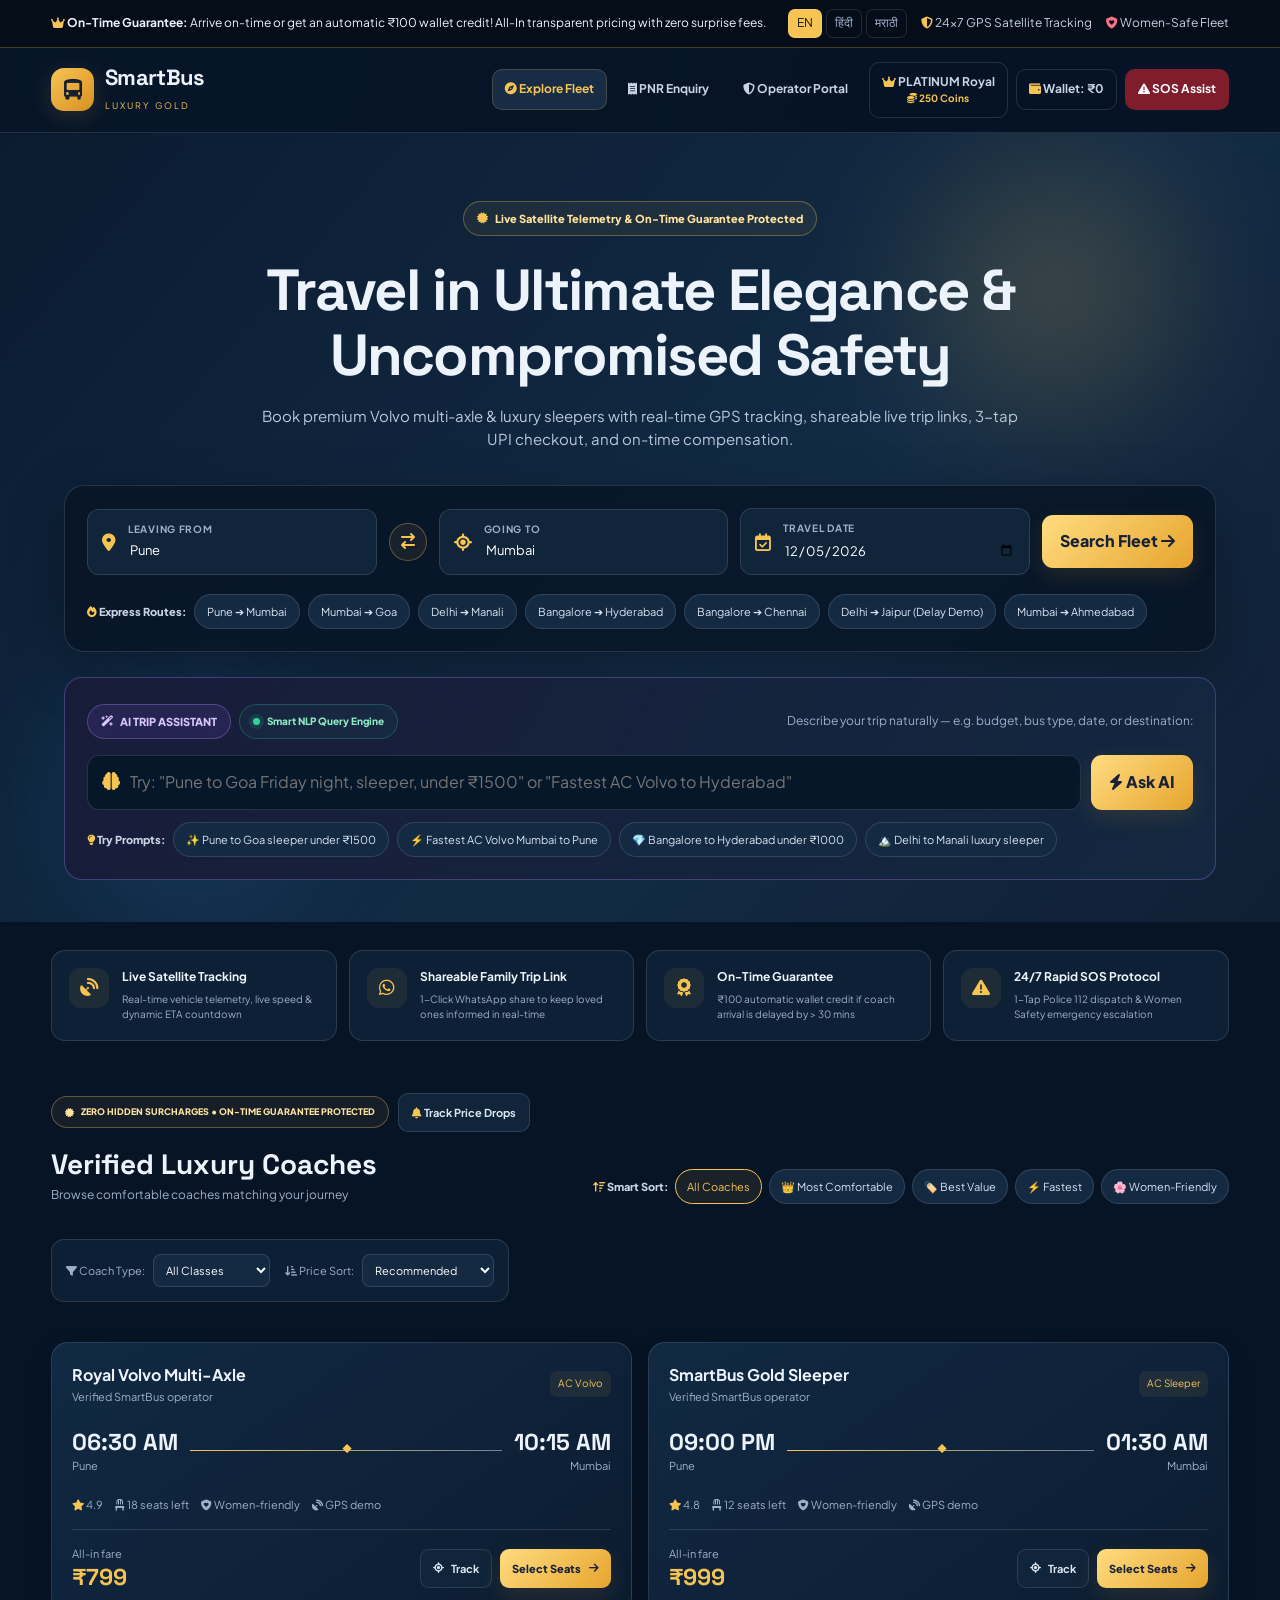
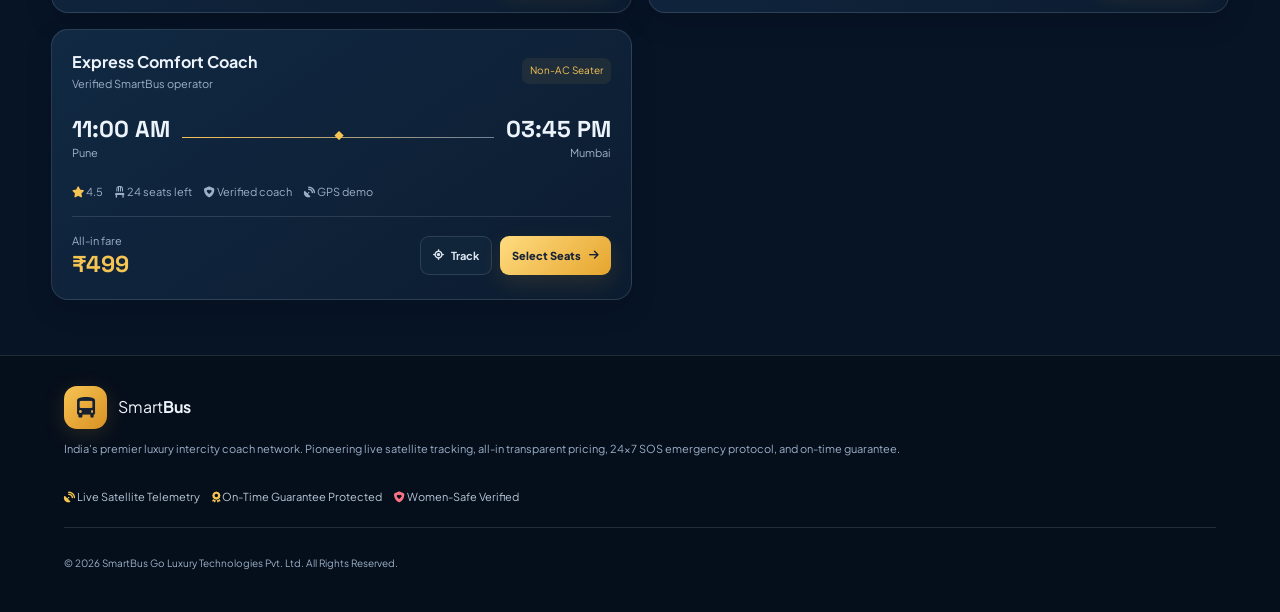
<file: bus.html>
<!DOCTYPE html>
<html lang="en">
<head>
  <meta charset="UTF-8">
  <meta name="viewport" content="width=device-width, initial-scale=1.0">
  <title>SmartBus Go - Next-Gen Luxury Bus Booking &amp; Passenger Safety</title>
  <!-- Google Fonts: Space Grotesk & Plus Jakarta Sans -->
  <link rel="preconnect" href="https://fonts.googleapis.com">
  <link rel="preconnect" href="https://fonts.gstatic.com" crossorigin>
  <link href="https://fonts.googleapis.com/css2?family=Plus+Jakarta+Sans:wght@300;400;500;600;700;800&family=Space+Grotesk:wght@600;700;800&display=swap" rel="stylesheet">
  <!-- Font Awesome Icons -->
  <link rel="stylesheet" href="https://cdnjs.cloudflare.com/ajax/libs/font-awesome/6.4.2/css/all.min.css">
  <link rel="stylesheet" href="style.css">
</head>
<body>

  <!-- Top Luxury Gold Announcement Bar -->
  <div class="announcement-bar">
    <div class="announcement-content">
      <span id="announcement-text">
        <i class="fa-solid fa-crown text-gold"></i>
        <strong>On-Time Guarantee:</strong> Arrive on-time or get an automatic ₹100 wallet credit! All-In transparent pricing with zero surprise fees.
      </span>
      <div class="announcement-badges-wrap">
        <!-- Phase 3: Multilingual Language Switcher -->
        <div class="lang-selector-group" title="Select Website Language">
          <button type="button" class="lang-btn active" id="lang-en" onclick="changeLanguage('en')">EN</button>
          <button type="button" class="lang-btn" id="lang-hi" onclick="changeLanguage('hi')">हिंदी</button>
          <button type="button" class="lang-btn" id="lang-mr" onclick="changeLanguage('mr')">मराठी</button>
        </div>
        <span class="announcement-badge"><i class="fa-solid fa-shield-halved text-gold"></i> 24x7 GPS Satellite Tracking</span>
        <span class="announcement-badge"><i class="fa-solid fa-shield-heart" style="color: #fb7185;"></i> Women-Safe Fleet</span>
      </div>
    </div>
  </div>

  <!-- Main Navigation Bar -->
  <nav class="navbar">
    <div class="nav-container">
      <a href="#" class="brand-logo" onclick="switchTab('booking-tab')">
        <div class="logo-icon-wrap">
          <i class="fa-solid fa-bus-simple"></i>
        </div>
        <div class="logo-text">
          <span>Smart<strong>Bus</strong></span>
          <small class="tagline">LUXURY GOLD</small>
        </div>
      </a>

      <div class="nav-links">
        <button class="nav-btn active" id="btn-booking" onclick="switchTab('booking-tab')">
          <i class="fa-solid fa-compass"></i> Explore Fleet
        </button>
        <button class="nav-btn" id="btn-pnr" onclick="switchTab('pnr-tab')">
          <i class="fa-solid fa-receipt"></i> PNR Enquiry
        </button>
        <button class="nav-btn btn-admin-nav" id="btn-admin" onclick="switchTab('admin-tab')">
          <i class="fa-solid fa-shield-halved"></i> Operator Portal
        </button>

        <!-- Phase 3: Royal Loyalty Tiers Badge -->
        <button type="button" class="nav-loyalty-pill" onclick="openLoyaltyModal()" title="SmartBus Royal Loyalty Club & SmartCoins">
          <i class="fa-solid fa-crown text-gold"></i>
          <span id="nav-loyalty-tier">PLATINUM Royal</span>
          <span class="loyalty-coin-badge"><i class="fa-solid fa-coins"></i> <span id="nav-loyalty-coins">250</span> Coins</span>
        </button>

        <!-- Phase 2: Wallet Credit Badge -->
        <div class="nav-wallet-pill" title="SmartBus Gold Cash Wallet (Updated via On-Time Guarantee)">
          <i class="fa-solid fa-wallet text-gold"></i>
          <span>Wallet: <strong id="nav-wallet-balance">₹0</strong></span>
        </div>

        <!-- Phase 2: Persistent Emergency SOS Button -->
        <button class="nav-btn nav-sos-btn" onclick="openSosModal()" title="Emergency SOS Rapid Assist">
          <i class="fa-solid fa-triangle-exclamation"></i>
          <span>SOS Assist</span>
        </button>
      </div>
    </div>
  </nav>

  <!-- Notification Toast -->
  <div id="toast" class="toast"></div>

  <!-- ================= TAB 1: PASSENGER BOOKING & EXPLORE ================= -->
  <main id="booking-tab" class="tab-content active">
    <!-- Hero Banner with Ambient Gold & Navy Glow -->
    <section class="hero-section">
      <div class="hero-ambient-glow glow-gold"></div>
      <div class="hero-ambient-glow glow-navy"></div>

      <div class="hero-content">
        <div class="hero-badge">
          <i class="fa-solid fa-certificate text-gold"></i> Live Satellite Telemetry &amp; On-Time Guarantee Protected
        </div>
        <h1 id="hero-main-title">Travel in Ultimate Elegance &amp; Uncompromised Safety</h1>
        <p id="hero-main-p">Book premium Volvo multi-axle &amp; luxury sleepers with real-time GPS tracking, shareable live trip links, 3-tap UPI checkout, and on-time compensation.</p>
      </div>

      <!-- Floating Glassmorphic Search Card -->
      <div class="search-card">
        <form id="search-bus-form" onsubmit="handleBusSearch(event)">
          <div class="input-card">
            <span class="input-icon"><i class="fa-solid fa-location-dot"></i></span>
            <div class="input-details">
              <label for="search-source" id="label-leaving-from">Leaving From</label>
              <input type="text" id="search-source" placeholder="City or Terminal" value="Pune" required autocomplete="off">
            </div>
          </div>

          <button type="button" class="swap-btn" onclick="swapLocations()" title="Swap Cities">
            <i class="fa-solid fa-arrow-right-arrow-left"></i>
          </button>

          <div class="input-card">
            <span class="input-icon"><i class="fa-solid fa-location-crosshairs"></i></span>
            <div class="input-details">
              <label for="search-destination" id="label-going-to">Going To</label>
              <input type="text" id="search-destination" placeholder="City or Terminal" value="Mumbai" required autocomplete="off">
            </div>
          </div>

          <div class="input-card">
            <span class="input-icon"><i class="fa-regular fa-calendar-check"></i></span>
            <div class="input-details">
              <label for="search-date" id="label-travel-date">Travel Date</label>
              <input type="date" id="search-date" required>
            </div>
          </div>

          <button type="submit" class="search-btn">
            <span id="btn-search-fleet-text">Search Fleet</span>
            <i class="fa-solid fa-arrow-right"></i>
          </button>
        </form>

        <!-- Popular Route Pills -->
        <div class="popular-routes-bar">
          <span class="routes-label"><i class="fa-solid fa-fire text-gold"></i> Express Routes:</span>
          <button type="button" class="route-chip" onclick="quickFillRoute('Pune', 'Mumbai')">Pune ➔ Mumbai</button>
          <button type="button" class="route-chip" onclick="quickFillRoute('Mumbai', 'Goa')">Mumbai ➔ Goa</button>
          <button type="button" class="route-chip" onclick="quickFillRoute('Delhi', 'Manali')">Delhi ➔ Manali</button>
          <button type="button" class="route-chip" onclick="quickFillRoute('Bangalore', 'Hyderabad')">Bangalore ➔ Hyderabad</button>
          <button type="button" class="route-chip" onclick="quickFillRoute('Bangalore', 'Chennai')">Bangalore ➔ Chennai</button>
          <button type="button" class="route-chip" onclick="quickFillRoute('Delhi', 'Jaipur')">Delhi ➔ Jaipur (Delay Demo)</button>
          <button type="button" class="route-chip" onclick="quickFillRoute('Mumbai', 'Ahmedabad')">Mumbai ➔ Ahmedabad</button>
        </div>
      </div>

      <!-- Phase 3: Natural Language AI Trip Assistant -->
      <div class="ai-assistant-banner">
        <div class="ai-banner-header">
          <div class="ai-badge-row">
            <span class="ai-sparkle-pill"><i class="fa-solid fa-wand-magic-sparkles"></i> AI TRIP ASSISTANT</span>
            <span class="ai-live-tag"><span class="pulse-dot"></span> Smart NLP Query Engine</span>
          </div>
          <p class="ai-banner-desc">Describe your trip naturally &mdash; e.g. budget, bus type, date, or destination:</p>
        </div>

        <div class="ai-input-wrap">
          <div class="ai-input-inner">
            <i class="fa-solid fa-brain ai-prefix-icon text-gold"></i>
            <input type="text" id="ai-trip-query-input" placeholder='Try: "Pune to Goa Friday night, sleeper, under ₹1500" or "Fastest AC Volvo to Hyderabad"' onkeydown="if(event.key==='Enter'){handleAiTripSearch();}">
          </div>
          <button type="button" class="btn-ai-search" onclick="handleAiTripSearch()">
            <i class="fa-solid fa-bolt"></i>
            <span>Ask AI</span>
          </button>
        </div>

        <div class="ai-quick-prompts">
          <span class="prompts-label"><i class="fa-solid fa-lightbulb text-gold"></i> Try Prompts:</span>
          <button type="button" class="ai-chip" onclick="quickAiPrompt('Pune to Goa sleeper under ₹1500')">✨ Pune to Goa sleeper under ₹1500</button>
          <button type="button" class="ai-chip" onclick="quickAiPrompt('Fastest AC Volvo Mumbai to Pune')">⚡ Fastest AC Volvo Mumbai to Pune</button>
          <button type="button" class="ai-chip" onclick="quickAiPrompt('Bangalore to Hyderabad under ₹1000')">💎 Bangalore to Hyderabad under ₹1000</button>
          <button type="button" class="ai-chip" onclick="quickAiPrompt('Delhi to Manali luxury sleeper')">🏔️ Delhi to Manali luxury sleeper</button>
        </div>

        <div id="ai-response-card" class="ai-response-card" style="display: none;"></div>
      </div>
    </section>

    <!-- Phase 2 Safety Highlights Banner -->
    <section class="trust-banner">
      <div class="trust-item">
        <div class="trust-icon"><i class="fa-solid fa-satellite-dish"></i></div>
        <div>
          <h4>Live Satellite Tracking</h4>
          <p>Real-time vehicle telemetry, live speed &amp; dynamic ETA countdown</p>
        </div>
      </div>
      <div class="trust-item">
        <div class="trust-icon"><i class="fa-brands fa-whatsapp"></i></div>
        <div>
          <h4>Shareable Family Trip Link</h4>
          <p>1-Click WhatsApp share to keep loved ones informed in real-time</p>
        </div>
      </div>
      <div class="trust-item">
        <div class="trust-icon"><i class="fa-solid fa-award"></i></div>
        <div>
          <h4>On-Time Guarantee</h4>
          <p>₹100 automatic wallet credit if coach arrival is delayed by &gt; 30 mins</p>
        </div>
      </div>
      <div class="trust-item">
        <div class="trust-icon"><i class="fa-solid fa-triangle-exclamation"></i></div>
        <div>
          <h4>24/7 Rapid SOS Protocol</h4>
          <p>1-Tap Police 112 dispatch &amp; Women Safety emergency escalation</p>
        </div>
      </div>
    </section>

    <!-- Bus Results & Smart Sort Controls -->
    <section class="bus-results-section">
      <!-- Smart Sorting Header Card -->
      <div class="results-header-card">
        <div class="results-title-group">
          <div class="results-header-actions-row">
            <div class="all-in-guarantee-pill">
              <i class="fa-solid fa-certificate"></i> ZERO HIDDEN SURCHARGES • ON-TIME GUARANTEE PROTECTED
            </div>
            <!-- Phase 3: Set Price-Drop Alert Button -->
            <button type="button" class="btn-price-drop-trigger" onclick="openPriceDropModal()" title="Get alerted when route fare drops">
              <i class="fa-solid fa-bell text-gold"></i>
              <span>Track Price Drops</span>
            </button>
          </div>
          <h2 id="search-results-heading">Verified Luxury Coaches</h2>
          <p id="search-results-subheading" class="subtext">Browse comfortable coaches matching your journey</p>
        </div>

        <!-- Smart Sort Mode Pills -->
        <div class="smart-sort-bar">
          <span class="sort-label"><i class="fa-solid fa-arrow-up-wide-short text-gold"></i> Smart Sort:</span>
          <button type="button" class="sort-chip active" id="sort-default" onclick="setSmartSort('DEFAULT')">All Coaches</button>
          <button type="button" class="sort-chip" id="sort-comfort" onclick="setSmartSort('COMFORT')">👑 Most Comfortable</button>
          <button type="button" class="sort-chip" id="sort-value" onclick="setSmartSort('VALUE')">🏷️ Best Value</button>
          <button type="button" class="sort-chip" id="sort-fastest" onclick="setSmartSort('FASTEST')">⚡ Fastest</button>
          <button type="button" class="sort-chip" id="sort-women_friendly" onclick="setSmartSort('WOMEN_FRIENDLY')">🌸 Women-Friendly</button>
        </div>

        <!-- Filter Dropdowns -->
        <div class="filters-bar">
          <div class="filter-group">
            <label><i class="fa-solid fa-filter"></i> Coach Type:</label>
            <select id="filter-type" onchange="renderBuses()">
              <option value="ALL">All Classes</option>
              <option value="AC Volvo">AC Volvo</option>
              <option value="AC Sleeper">AC Sleeper</option>
              <option value="Multi-Axle AC">Multi-Axle AC</option>
              <option value="Non-AC Seater">Non-AC Seater</option>
            </select>
          </div>

          <div class="filter-group">
            <label><i class="fa-solid fa-arrow-down-short-wide"></i> Price Sort:</label>
            <select id="sort-price" onchange="renderBuses()">
              <option value="DEFAULT">Recommended</option>
              <option value="LOW_HIGH">Price: Low to High</option>
              <option value="HIGH_LOW">Price: High to Low</option>
            </select>
          </div>
        </div>
      </div>

      <!-- Bus Cards Container -->
      <div id="bus-cards-container" class="bus-cards-container">
        <!-- Rendered by JavaScript -->
      </div>
    </section>
  </main>

  <!-- ================= TAB 2: PNR ENQUIRY & CANCELLATION ================= -->
  <main id="pnr-tab" class="tab-content">
    <div class="pnr-wrapper">
      <div class="pnr-search-card">
        <div class="pnr-icon-badge"><i class="fa-solid fa-receipt"></i></div>
        <h2>PNR Status, Live Tracking &amp; On-Time Compensation</h2>
        <p>Check verified boarding pass status, track coach GPS in real-time, share trip links with family, or claim your ₹100 On-Time Guarantee compensation.</p>

        <form onsubmit="searchPNR(event)" class="pnr-form">
          <div class="pnr-input-wrapper">
            <i class="fa-solid fa-magnifying-glass"></i>
            <input type="text" id="pnr-input" placeholder="e.g. PNR-108422 or PNR-108423" required autocomplete="off">
          </div>
          <button type="submit" class="pnr-btn">
            <span>Check Ticket</span>
            <i class="fa-solid fa-chevron-right"></i>
          </button>
        </form>

        <div class="pnr-helper-hint">
          <i class="fa-solid fa-award text-gold"></i> <strong>Pro-Tip:</strong> Try checking <code>PNR-108423</code> to test the <strong>₹100 On-Time Guarantee Wallet Credit claim</strong> for delayed coaches!
        </div>
      </div>

      <!-- Search Result Box -->
      <div id="pnr-result-box" class="pnr-result-box" style="display: none;"></div>
    </div>
  </main>

  <!-- ================= TAB 3: OPERATOR ADMIN DASHBOARD ================= -->
  <main id="admin-tab" class="tab-content">
    <div class="admin-wrapper">
      <!-- Admin Login Screen -->
      <div class="admin-auth-card" id="admin-login-box">
        <div class="auth-icon-circle">
          <i class="fa-solid fa-shield-halved"></i>
        </div>
        <h2>Operator Control Center</h2>
        <p>Enter administrative master PIN to manage fleet departures, monitor occupancy, and view passenger manifests.</p>
        <form onsubmit="adminLogin(event)" class="admin-login-form">
          <div class="form-group">
            <label>Master Security PIN</label>
            <div class="input-password-wrap">
              <i class="fa-solid fa-key"></i>
              <input type="password" id="admin-pin" placeholder="Enter PIN (Default: admin123)" required>
            </div>
            <small class="hint-pin">Development PIN: <code>admin123</code></small>
          </div>
          <button type="submit" class="btn-primary full-width">
            <span>Access Portal</span>
            <i class="fa-solid fa-arrow-right"></i>
          </button>
        </form>
      </div>

      <!-- Admin Live Operations Center -->
      <div class="admin-dashboard" id="admin-dashboard" style="display: none;">
        <div class="admin-header-panel">
          <div>
            <div class="admin-status-pill"><span class="pulse-dot"></span> Active Operations Dispatch</div>
            <h2>Fleet Performance &amp; Manifest</h2>
            <p>Real-time passenger bookings, seat occupancy telemetry, and revenue statistics</p>
          </div>
          <div class="admin-actions">
            <button class="btn-primary" onclick="openAddBusModal()">
              <i class="fa-solid fa-plus-circle"></i> Add New Route
            </button>
            <button class="btn-outline" onclick="adminLogout()">
              <i class="fa-solid fa-power-off"></i> Exit Portal
            </button>
          </div>
        </div>

        <!-- Metrics Overview Cards -->
        <div class="stats-grid">
          <div class="stat-card">
            <div class="stat-icon purple"><i class="fa-solid fa-bus-simple"></i></div>
            <div class="stat-details">
              <h3 id="stat-total-buses">0</h3>
              <p>Active Fleet Coaches</p>
            </div>
          </div>
          <div class="stat-card">
            <div class="stat-icon green"><i class="fa-solid fa-ticket"></i></div>
            <div class="stat-details">
              <h3 id="stat-total-tickets">0</h3>
              <p>Confirmed Bookings</p>
            </div>
          </div>
          <div class="stat-card">
            <div class="stat-icon blue"><i class="fa-solid fa-chart-pie"></i></div>
            <div class="stat-details">
              <h3 id="stat-occupancy">0%</h3>
              <p>Fleet Occupancy Rate</p>
            </div>
          </div>
          <div class="stat-card">
            <div class="stat-icon orange"><i class="fa-solid fa-indian-rupee-sign"></i></div>
            <div class="stat-details">
              <h3 id="stat-total-revenue">₹0</h3>
              <p>Gross Fare Revenue</p>
            </div>
          </div>
        </div>

        <!-- Passenger Bookings Manifest Table -->
        <div class="table-card">
          <div class="table-header-row">
            <div>
              <h3>Real-Time Passenger Manifest</h3>
              <p class="subtext">Active bookings across all fleet departures</p>
            </div>
            <button class="btn-outline btn-sm" onclick="refreshAdminDashboard()">
              <i class="fa-solid fa-arrows-rotate"></i> Refresh Manifest
            </button>
          </div>

          <div class="table-responsive">
            <table class="data-table">
              <thead>
                <tr>
                  <th>PNR Number</th>
                  <th>Passenger</th>
                  <th>Coach / Route</th>
                  <th>Seat</th>
                  <th>Category</th>
                  <th>All-In Fare</th>
                  <th>Status</th>
                  <th>Actions</th>
                </tr>
              </thead>
              <tbody id="admin-bookings-tbody">
                <!-- Populated dynamically -->
              </tbody>
            </table>
          </div>
        </div>
      </div>
    </div>
  </main>

  <!-- ================= PHASE 2 MODAL: LIVE GPS TRACKING & SHAREABLE TRIP ================= -->
  <div id="tracking-modal" class="modal">
    <div class="modal-content tracking-modal-content">
      <div class="modal-header">
        <div>
          <div class="tracking-live-badge-row">
            <span id="track-status-pill" class="track-status-pill on-time">
              <span class="pulse-dot"></span> On-Time Guaranteed • Live GPS
            </span>
            <span class="track-satellite-tag"><i class="fa-solid fa-satellite-dish"></i> GPS Satellite Sync</span>
          </div>
          <h3 id="track-bus-title">Bus Name</h3>
          <p id="track-route-sub" class="subtext">Source ➔ Destination</p>
        </div>
        <button class="close-btn" onclick="closeTrackingModal()" aria-label="Close modal">&times;</button>
      </div>

      <div class="tracking-modal-body">
        <!-- Live Route Radar Visualizer -->
        <div class="route-radar-card">
          <div class="radar-header">
            <div>
              <span class="radar-live-text"><i class="fa-solid fa-circle-dot live-blink-icon"></i> LIVE EXPRESSWAY TELEMETRY</span>
              <h4 id="track-current-loc">Expressway Kilometer 84</h4>
            </div>
            <div class="speed-gauge-card">
              <span class="speed-label">SPEED</span>
              <strong id="track-live-speed" class="speed-num">68 km/h</strong>
            </div>
          </div>

          <!-- Express Route Progress Bar with Moving Bus Marker -->
          <div class="expressway-progress-container">
            <div class="progress-track-line">
              <div id="track-progress-fill" class="progress-fill-line" style="width: 55%;"></div>
              <div id="track-vehicle-pin" class="vehicle-live-marker" style="left: 55%;">
                <div class="marker-pulse-ring"></div>
                <div class="marker-pulse-ring delay"></div>
                <div class="marker-coach-icon"><i class="fa-solid fa-bus-simple"></i></div>
              </div>
            </div>
            <div class="expressway-stops-row">
              <span class="stop-node origin"><i class="fa-solid fa-play"></i> Departed</span>
              <span class="stop-node midpoint"><i class="fa-solid fa-utensils"></i> Rest Stop (In 14m)</span>
              <span class="stop-node destination"><i class="fa-solid fa-flag-checkered"></i> Destination</span>
            </div>
          </div>
        </div>

        <!-- Telemetry Data Cards Grid -->
        <div class="telemetry-cards-grid">
          <div class="telem-item">
            <span class="telem-label"><i class="fa-solid fa-compass text-gold"></i> Coordinates</span>
            <strong id="track-gps-coords">18.7542° N, 73.4062° E</strong>
          </div>
          <div class="telem-item">
            <span class="telem-label"><i class="fa-solid fa-mug-hot text-gold"></i> Next Rest Stop</span>
            <strong id="track-next-stop">Food Plaza Urse (in 18 km)</strong>
          </div>
          <div class="telem-item">
            <span class="telem-label"><i class="fa-solid fa-user-shield text-gold"></i> Verified Bus Captain</span>
            <strong id="track-driver-name">Captain Ramesh Pawar</strong>
            <small id="track-driver-rating" style="color: #fbbf24;">4.9 ★ (12 yrs exp)</small>
          </div>
          <div class="telem-item action-call">
            <button class="btn-call-captain" onclick="callDriverPrompt()">
              <i class="fa-solid fa-phone"></i>
              <span>Call Captain (<span id="track-driver-phone">+91 98230 11223</span>)</span>
            </button>
          </div>
        </div>

        <!-- On-Time Guarantee Compensation Trigger / Active Banner -->
        <div id="track-ontime-guarantee-box"></div>

        <!-- Shareable Trip Link Widget -->
        <div class="share-trip-card">
          <div class="share-header">
            <div>
              <h5><i class="fa-solid fa-share-nodes text-gold"></i> Share Live Location with Family</h5>
              <p>Keep your family informed with real-time GPS tracking link and arrival ETA.</p>
            </div>
            <button class="btn-whatsapp-share" onclick="shareTripWhatsapp()">
              <i class="fa-brands fa-whatsapp"></i> WhatsApp Share
            </button>
          </div>
          <div class="share-link-input-wrap">
            <input type="text" id="track-share-url-input" readonly>
            <button class="btn-copy-link" onclick="copyTripLink()">
              <i class="fa-regular fa-copy"></i> Copy Link
            </button>
          </div>
        </div>
      </div>
    </div>
  </div>

  <!-- ================= PHASE 2 MODAL: EMERGENCY SOS SAFETY SYSTEM ================= -->
  <div id="sos-modal" class="modal">
    <div class="modal-content sos-modal-content">
      <div class="modal-header sos-header">
        <div class="sos-header-title">
          <div class="siren-pulse-badge"><i class="fa-solid fa-triangle-exclamation"></i></div>
          <div>
            <h3>EMERGENCY SOS DISPATCH PROTOCOL</h3>
            <p class="subtext" style="color: #fca5a5;">Immediate Police, Fleet Control &amp; Medical Escalation</p>
          </div>
        </div>
        <button class="close-btn" onclick="closeSosModal()" aria-label="Close modal">&times;</button>
      </div>

      <div class="sos-modal-body">
        <div class="sos-telemetry-badge">
          <div><i class="fa-solid fa-bus text-gold"></i> Vehicle: <strong id="sos-bus-info">Coach BUS-101</strong></div>
          <div><i class="fa-solid fa-location-dot text-gold"></i> Location: <strong id="sos-current-loc">Expressway Highway, Km 82</strong></div>
          <div><i class="fa-solid fa-satellite text-gold"></i> Live GPS: <code id="sos-current-coords">18.7542° N, 73.4062° E</code></div>
        </div>

        <div class="emergency-dial-grid">
          <!-- 112 National Police -->
          <a href="tel:112" class="emergency-dial-btn police">
            <div class="dial-icon"><i class="fa-solid fa-shield"></i></div>
            <div>
              <strong>112 Police &amp; Highway Patrol</strong>
              <small>National Police Emergency Dispatch</small>
            </div>
          </a>

          <!-- SmartBus 24/7 Command -->
          <a href="tel:180076278287" class="emergency-dial-btn command">
            <div class="dial-icon"><i class="fa-solid fa-headset"></i></div>
            <div>
              <strong>1800-SMARTBUS Command</strong>
              <small>24x7 Fleet Safety Control Room</small>
            </div>
          </a>

          <!-- Women Safety Helpline -->
          <a href="tel:1091" class="emergency-dial-btn women">
            <div class="dial-icon"><i class="fa-solid fa-shield-heart"></i></div>
            <div>
              <strong>1091 Women Safety Hotline</strong>
              <small>Immediate Police Assistance for Women</small>
            </div>
          </a>
        </div>

        <!-- 1-Tap Location Broadcast to Contacts -->
        <div class="sos-broadcast-box">
          <button type="button" class="btn-sos-broadcast" id="btn-sos-broadcast" onclick="triggerEmergencyBroadcast()">
            <i class="fa-solid fa-tower-broadcast"></i>
            <span>Broadcast Satellite SOS to Emergency Contacts</span>
          </button>
          <p class="sos-disclaimer">Tapping this instantly transmits your satellite coordinates, bus registration number, and nearest police jurisdiction via high-priority SMS.</p>
        </div>
      </div>
    </div>
  </div>

  <!-- ================= MODAL: DETAILED SEAT MAP & SEAT INSPECTOR ================= -->
  <div id="seat-modal" class="modal">
    <div class="modal-content seat-modal-content">
      <div class="modal-header">
        <div class="modal-header-info">
          <span class="modal-badge"><i class="fa-solid fa-couch text-gold"></i> Live Seat Selection</span>
          <h3 id="modal-bus-title">Bus Name</h3>
          <p id="modal-bus-route" class="subtext">Source ➔ Destination</p>
        </div>
        <button class="close-btn" onclick="closeSeatModal()" aria-label="Close modal">&times;</button>
      </div>

      <div class="seat-modal-body">
        <!-- Left: Coach Interior Grid & Detailed Inspector Card -->
        <div class="bus-interior-container">
          <div class="coach-windshield">
            <div class="coach-glass-reflection"></div>
            <div class="dashboard-controls">
              <span class="driver-wheel"><i class="fa-solid fa-dharmachakra"></i> Driver Cockpit</span>
              <span class="door-indicator"><i class="fa-solid fa-door-open"></i> Front Entry Gate</span>
            </div>
          </div>

          <!-- Dynamic 2x2 Grid -->
          <div id="seat-layout-grid" class="seat-layout-grid"></div>

          <!-- Seat Legend -->
          <div class="seat-legend">
            <div class="legend-item"><span class="seat-sample available"></span> Available</div>
            <div class="legend-item"><span class="seat-sample selected"></span> Selected</div>
            <div class="legend-item"><span class="seat-sample booked"></span> Occupied</div>
          </div>

          <!-- Real-Time Seat Photo & Specs Inspector Card -->
          <div id="seat-inspector-card" class="seat-inspector-card"></div>
        </div>

        <!-- Right: Passenger Details & All-In Summary -->
        <div class="booking-summary-panel">
          <div class="panel-header">
            <h4><i class="fa-solid fa-user-check text-gold"></i> Passenger Details &amp; Fare</h4>
          </div>

          <!-- Live Transparent Fare Card -->
          <div class="fare-breakdown">
            <div class="fare-row">
              <span>All-In Base Fare (per seat)</span>
              <strong id="summary-base-fare">₹0</strong>
            </div>
            <div class="fare-row">
              <span>Selected Seat(s)</span>
              <span class="selected-seats-badge" id="summary-selected-seats">None</span>
            </div>
            <div class="fare-row">
              <span>Smart Discount</span>
              <strong id="summary-discount-text" class="text-gold">0% (₹0)</strong>
            </div>
            <div class="fare-row">
              <span>Taxes, Tolls &amp; ₹5L Insurance</span>
              <strong class="text-green"><i class="fa-solid fa-circle-check"></i> Included (₹0 extra)</strong>
            </div>
            <div class="fare-divider"></div>
            <div class="fare-row total">
              <span>Total Payable</span>
              <strong id="summary-total-fare">₹0</strong>
            </div>
          </div>

          <!-- Passenger Details Form -->
          <form id="passenger-checkout-form" onsubmit="proceedTo3TapCheckout(event)">
            <div class="form-group">
              <label><i class="fa-regular fa-user"></i> Primary Passenger Name</label>
              <input type="text" id="passenger-name" placeholder="e.g. Neha Patil" required autocomplete="name">
            </div>

            <div class="form-row">
              <div class="form-group">
                <label><i class="fa-solid fa-cake-candles"></i> Age</label>
                <input type="number" id="passenger-age" min="1" max="110" placeholder="24" oninput="handleAgeChange()" required>
              </div>
              <div class="form-group">
                <label><i class="fa-solid fa-venus-mars"></i> Gender</label>
                <select id="passenger-gender" required>
                  <option value="Female">Female</option>
                  <option value="Male">Male</option>
                  <option value="Other">Other</option>
                </select>
              </div>
            </div>

            <div class="form-group">
              <label><i class="fa-solid fa-phone"></i> Mobile Phone (for SMS Pass &amp; Tracking)</label>
              <input type="tel" id="passenger-phone" placeholder="9876543210" pattern="[0-9]{10}" required autocomplete="tel">
            </div>

            <div class="form-group discount-select-box">
              <label><i class="fa-solid fa-badge-percent text-gold"></i> Smart Discount Category</label>
              <select id="passenger-category" onchange="updateFareSummary()">
                <option value="GENERAL">General Traveler (Standard Fare)</option>
                <option value="STUDENT">Student ID (15% Smart Discount)</option>
                <option value="SENIOR">Senior Citizen 60+ (20% Smart Discount)</option>
              </select>
            </div>

            <button type="submit" class="btn-checkout" id="btn-pay-confirm">
              <span>Proceed to 3-Tap Checkout</span>
              <i class="fa-solid fa-bolt"></i>
            </button>
          </form>
        </div>
      </div>
    </div>
  </div>

  <!-- ================= MODAL: 3-TAP CHECKOUT & UPI PAYMENT DRAWER ================= -->
  <div id="checkout-modal" class="modal">
    <div class="modal-content checkout-modal-content">
      <div class="modal-header">
        <div>
          <span class="modal-badge"><i class="fa-solid fa-lock text-gold"></i> Secure 3-Tap Checkout</span>
          <h3>Instant Payment &amp; Confirmation</h3>
          <p id="checkout-bus-name" class="subtext">Bus Name</p>
        </div>
        <button class="close-btn" onclick="closeCheckoutModal()" aria-label="Close">&times;</button>
      </div>

      <div class="checkout-modal-body">
        <!-- Tap 1: Identity / Auth Selection -->
        <div class="checkout-step-block">
          <div class="step-badge-title">
            <span class="step-num">1</span>
            <h4>Passenger Verification</h4>
          </div>

          <div class="auth-segmented-control">
            <button type="button" class="auth-tab-btn active" id="tab-auth-guest" onclick="setAuthMode('guest')">
              <i class="fa-solid fa-bolt"></i> 1-Tap Guest Booking
            </button>
            <button type="button" class="auth-tab-btn" id="tab-auth-otp" onclick="setAuthMode('otp')">
              <i class="fa-solid fa-mobile-screen"></i> Instant Mobile OTP
            </button>
          </div>

          <div id="guest-form-section" class="auth-readout-card">
            <div>
              <span class="readout-label">Booking For:</span>
              <strong id="checkout-passenger-text">Neha Patil (24 yrs, Female) • 9876543210</strong>
            </div>
            <div>
              <span class="readout-label">Reserved Seat(s):</span>
              <span class="seat-badge-pill" id="checkout-seats-text">#03, #04</span>
            </div>
            <span id="otp-badge-verified" class="verified-badge-pill" style="display: none;">
              <i class="fa-solid fa-circle-check"></i> VIP SmartRider Verified
            </span>
          </div>

          <div id="otp-login-section" class="otp-box-section" style="display: none;">
            <p class="otp-hint-text">Enter your mobile number to load your saved profile and earn 50 SmartCoins:</p>
            <div class="otp-phone-row">
              <input type="tel" id="otp-phone-input" placeholder="Enter 10-digit mobile" maxlength="10">
              <button type="button" class="btn-primary btn-sm" id="btn-send-otp" onclick="sendMockOtp()">Send OTP</button>
            </div>
            <div class="otp-verify-row" id="otp-input-group" style="display: none;">
              <input type="text" id="otp-code-input" placeholder="Enter 4-digit OTP (demo: 4829)" maxlength="4">
              <button type="button" class="btn-primary btn-sm" onclick="verifyMockOtp()">Verify</button>
            </div>
          </div>
        </div>

        <!-- Phase 3: Luxury Journey Add-Ons (Meal & Blanket Pre-Order) -->
        <div class="checkout-step-block">
          <div class="step-badge-title">
            <span class="step-num"><i class="fa-solid fa-crown text-gold" style="font-size: 11px;"></i></span>
            <h4>Luxury Add-Ons Pre-Order (Seat Delivery)</h4>
          </div>
          <p class="addons-subtext">Pre-order chef-crafted hot meals, sealed sanitized bedding &amp; refreshments:</p>

          <div class="checkout-addons-grid">
            <div class="addon-card" id="addon-meal" onclick="toggleAddon('meal', 160)">
              <div class="addon-check-icon"><i class="fa-solid fa-check"></i></div>
              <div class="addon-icon">🍱</div>
              <div class="addon-info">
                <strong>Gourmet Bento Hot Meal</strong>
                <small>Fresh Paneer Dum Biryani / Royal Veg Thali</small>
              </div>
              <span class="addon-price">+₹160</span>
            </div>

            <div class="addon-card" id="addon-blanket" onclick="toggleAddon('blanket', 90)">
              <div class="addon-check-icon"><i class="fa-solid fa-check"></i></div>
              <div class="addon-icon">🧣</div>
              <div class="addon-info">
                <strong>Sanitized Blanket &amp; Pillow</strong>
                <small>Thermal fleece blanket + memory neck pillow</small>
              </div>
              <span class="addon-price">+₹90</span>
            </div>

            <div class="addon-card" id="addon-coffee" onclick="toggleAddon('coffee', 60)">
              <div class="addon-check-icon"><i class="fa-solid fa-check"></i></div>
              <div class="addon-icon">☕</div>
              <div class="addon-info">
                <strong>Filter Coffee / Ginger Chai</strong>
                <small>Freshly brewed hot beverage at lounge halt</small>
              </div>
              <span class="addon-price">+₹60</span>
            </div>

            <div class="addon-card" id="addon-water" onclick="toggleAddon('water', 25)">
              <div class="addon-check-icon"><i class="fa-solid fa-check"></i></div>
              <div class="addon-icon">💧</div>
              <div class="addon-info">
                <strong>Himalayan Spring Water (1L)</strong>
                <small>Natural chilled mineral water bottle</small>
              </div>
              <span class="addon-price">+₹25</span>
            </div>
          </div>
        </div>

        <!-- Tap 2: All-In Fare Breakdown & UPI Drawer -->
        <div class="checkout-step-block">
          <div class="step-badge-title">
            <span class="step-num">2</span>
            <h4>All-In Price &amp; Instant UPI</h4>
          </div>

          <div class="transparent-fare-box">
            <div class="trans-row"><span>Base Bus Fare</span> <strong id="checkout-base-amount">₹0</strong></div>
            <div class="trans-row"><span>Smart Category Discount</span> <strong id="checkout-discount-amount" class="text-gold">-₹0</strong></div>
            <div class="trans-row"><span>Luxury Pre-Ordered Add-Ons</span> <strong id="checkout-addons-amount" class="text-gold">+₹0</strong></div>
            <div class="trans-row"><span>State Highway Toll &amp; Green Cess</span> <span>Included (₹0)</span></div>
            <div class="trans-row"><span>Passenger Accident Cover (₹5 Lakh)</span> <span class="text-green">Complimentary (₹0)</span></div>
            <div class="trans-row"><span>Convenience Surcharges</span> <span class="text-green">₹0 (Guaranteed)</span></div>
            <div class="trans-divider"></div>
            <div class="trans-row total-highlight">
              <span>Final All-In Payable:</span>
              <strong id="checkout-final-payable">₹0</strong>
            </div>
          </div>

          <div class="upi-apps-grid">
            <div class="upi-app-card active" id="upi-gpay" onclick="selectUpiApp('gpay')">
              <i class="fa-brands fa-google-pay upi-icon"></i>
              <span>Google Pay</span>
            </div>
            <div class="upi-app-card" id="upi-phonepe" onclick="selectUpiApp('phonepe')">
              <i class="fa-solid fa-mobile-retro upi-icon"></i>
              <span>PhonePe</span>
            </div>
            <div class="upi-app-card" id="upi-paytm" onclick="selectUpiApp('paytm')">
              <i class="fa-solid fa-wallet upi-icon"></i>
              <span>Paytm UPI</span>
            </div>
            <div class="upi-app-card" id="upi-bhim" onclick="selectUpiApp('bhim')">
              <i class="fa-solid fa-building-columns upi-icon"></i>
              <span>BHIM UPI</span>
            </div>
            <div class="upi-app-card" id="upi-custom" onclick="selectUpiApp('custom')">
              <i class="fa-solid fa-at upi-icon"></i>
              <span>UPI ID</span>
            </div>
          </div>

          <div id="custom-upi-input-group" style="display: none; margin-top: 12px;">
            <input type="text" id="custom-upi-id" placeholder="e.g. mobile@okaxis / user@paytm" class="custom-upi-field">
          </div>
        </div>

        <!-- Tap 3: Pay & Confirm Action -->
        <div class="checkout-step-block tap3-action-wrap">
          <button type="button" class="btn-execute-upi" id="btn-execute-upi" onclick="executeUpiPayment()">
            <span id="btn-upi-pay-text">Pay via UPI</span>
            <i class="fa-solid fa-shield-halved"></i>
          </button>
          <div class="security-lock-text">
            <i class="fa-solid fa-lock text-gold"></i> 256-Bit NPCI Encrypted Direct Bank Settlement
          </div>
        </div>
      </div>
    </div>
  </div>

  <!-- ================= MODAL: VERIFIED BUS PROFILE & RIDER REVIEWS ================= -->
  <div id="profile-modal" class="modal">
    <div class="modal-content profile-modal-content">
      <div class="modal-header">
        <div>
          <span class="modal-badge"><i class="fa-solid fa-circle-check text-gold"></i> Verified Bus Profile</span>
          <h3 id="profile-bus-title">Bus Name</h3>
          <p id="profile-bus-sub" class="subtext">Operator &amp; Route details</p>
        </div>
        <button class="close-btn" onclick="closeBusProfileModal()" aria-label="Close">&times;</button>
      </div>

      <div class="profile-modal-body">
        <div class="gallery-section">
          <h4><i class="fa-solid fa-images text-gold"></i> Real Coach Photos</h4>
          <div id="profile-photo-gallery" class="profile-photo-grid"></div>
        </div>

        <div class="profile-scores-grid">
          <div class="score-card">
            <span class="score-label">Comfort &amp; Recline</span>
            <strong id="score-comfort" class="score-val">9.8/10</strong>
          </div>
          <div class="score-card">
            <span class="score-label">Express Punctuality</span>
            <strong id="score-punctuality" class="score-val">4.9/5</strong>
          </div>
          <div class="score-card">
            <span class="score-label">Sanitization &amp; Hygiene</span>
            <strong id="score-cleanliness" class="score-val">4.9/5</strong>
          </div>
          <div class="score-card">
            <span class="score-label">Women Safety Index</span>
            <strong id="score-safety" class="score-val text-gold">4.95/5</strong>
          </div>
        </div>

        <div class="profile-reviews-section">
          <h4><i class="fa-solid fa-comment-dots text-gold"></i> Verified Rider Reviews</h4>
          <div id="profile-reviews-list" class="profile-reviews-list"></div>
        </div>
      </div>
    </div>
  </div>

  <!-- ================= MODAL: GOLD DIGITAL BOARDING PASS ================= -->
  <div id="ticket-modal" class="modal">
    <div class="modal-content ticket-modal-content">
      <button class="close-btn modal-pass-close" onclick="closeTicketModal()" aria-label="Close modal">&times;</button>
      
      <div id="ticket-printable-card" class="boarding-pass"></div>

      <div class="ticket-actions">
        <button class="btn-primary" onclick="printTicket()">
          <i class="fa-solid fa-print"></i> Print / Download PDF
        </button>
        <button class="btn-outline" onclick="closeTicketModal()">Close</button>
      </div>
    </div>
  </div>

  <!-- ================= MODAL: ADD BUS (ADMIN) ================= -->
  <div id="add-bus-modal" class="modal">
    <div class="modal-content" style="max-width: 580px;">
      <div class="modal-header">
        <div>
          <h3>Add New Fleet Bus Route</h3>
          <p class="subtext">Configure departure schedule, seat inventory, and base fare</p>
        </div>
        <button class="close-btn" onclick="closeAddBusModal()" aria-label="Close">&times;</button>
      </div>

      <form onsubmit="handleAddNewBus(event)" style="padding: 24px;">
        <div class="form-row">
          <div class="form-group">
            <label>Bus Coach ID</label>
            <input type="text" id="new-bus-id" placeholder="BUS-121" required>
          </div>
          <div class="form-group">
            <label>Bus / Operator Name</label>
            <input type="text" id="new-bus-name" placeholder="Shivaji Maharaja Superfast" required>
          </div>
        </div>

        <div class="form-row">
          <div class="form-group">
            <label>Source City</label>
            <input type="text" id="new-bus-src" placeholder="Pune" required>
          </div>
          <div class="form-group">
            <label>Destination City</label>
            <input type="text" id="new-bus-dest" placeholder="Goa" required>
          </div>
        </div>

        <div class="form-row">
          <div class="form-group">
            <label>Departure Time</label>
            <input type="text" id="new-bus-dep" placeholder="09:00 PM" required>
          </div>
          <div class="form-group">
            <label>Arrival Time</label>
            <input type="text" id="new-bus-arr" placeholder="07:00 AM" required>
          </div>
        </div>

        <div class="form-row">
          <div class="form-group">
            <label>Coach Classification</label>
            <select id="new-bus-type">
              <option value="AC Volvo">AC Volvo</option>
              <option value="AC Sleeper">AC Sleeper</option>
              <option value="Multi-Axle AC">Multi-Axle AC</option>
              <option value="Non-AC Seater">Non-AC Seater</option>
            </select>
          </div>
          <div class="form-group">
            <label>All-In Fare (₹)</label>
            <input type="number" id="new-bus-fare" placeholder="850" required min="50">
          </div>
        </div>

        <button type="submit" class="btn-primary full-width" style="margin-top: 10px; padding: 14px;">
          <i class="fa-solid fa-plus-circle"></i> Create &amp; Schedule Route
        </button>
      </form>
    </div>
  </div>

  <!-- ================= PHASE 3 MODAL: LOYALTY CLUB & SMARTCOINS ================= -->
  <div id="loyalty-modal" class="modal">
    <div class="modal-content loyalty-modal-content">
      <div class="modal-header">
        <div class="loyalty-header-title">
          <div class="loyalty-crown-badge"><i class="fa-solid fa-crown"></i></div>
          <div>
            <span class="modal-badge"><i class="fa-solid fa-gem text-gold"></i> SmartBus Royal Privilege</span>
            <h3>SmartBus Royal Loyalty Club</h3>
            <p class="subtext">Earn SmartCoins on every journey &amp; unlock VIP perks</p>
          </div>
        </div>
        <button class="close-btn" onclick="closeLoyaltyModal()" aria-label="Close modal">&times;</button>
      </div>

      <div class="loyalty-modal-body">
        <!-- Current Tier & SmartCoins Hero Card -->
        <div class="loyalty-balance-card">
          <div class="loyalty-balance-info">
            <span class="balance-tag">ACTIVE STATUS</span>
            <h2 class="tier-name-glow"><i class="fa-solid fa-crown text-gold"></i> PLATINUM ROYAL</h2>
            <p>Member since Jan 2026 • Top 1% Frequent Intercity Traveler</p>
          </div>
          <div class="loyalty-coins-box">
            <span class="coins-label">AVAILABLE SMARTCOINS</span>
            <div class="coins-number-wrap">
              <i class="fa-solid fa-coins text-gold"></i>
              <span id="loyalty-current-coins-display" class="coins-val">250</span>
            </div>
            <button type="button" class="btn-redeem-coins" onclick="redeemSmartCoins()">
              <i class="fa-solid fa-arrow-right-arrow-left"></i>
              <span>Redeem 100 Coins for ₹100 Cash</span>
            </button>
          </div>
        </div>

        <!-- Tier Comparison Matrix -->
        <h4 class="tiers-section-title"><i class="fa-solid fa-layer-group text-gold"></i> Membership Tiers &amp; Privileges</h4>
        <div class="loyalty-tiers-grid">
          <!-- Silver Tier -->
          <div class="tier-card silver">
            <div class="tier-card-header">
              <div class="tier-badge-icon"><i class="fa-solid fa-shield"></i></div>
              <div>
                <h5>SILVER TIER</h5>
                <small>0 - 99 Coins</small>
              </div>
            </div>
            <ul class="tier-perks-list">
              <li><i class="fa-solid fa-check"></i> 10 SmartCoins per ₹100 spent</li>
              <li><i class="fa-solid fa-check"></i> Standard Seat Selection</li>
              <li><i class="fa-solid fa-check"></i> 5% discount on onboard snacks</li>
            </ul>
          </div>

          <!-- Gold Tier -->
          <div class="tier-card gold">
            <div class="tier-card-header">
              <div class="tier-badge-icon"><i class="fa-solid fa-medal"></i></div>
              <div>
                <h5>GOLD ELITE</h5>
                <small>100 - 249 Coins</small>
              </div>
            </div>
            <ul class="tier-perks-list">
              <li><i class="fa-solid fa-check"></i> 15 SmartCoins per ₹100 spent</li>
              <li><i class="fa-solid fa-check"></i> Free Himalayan Mineral Water</li>
              <li><i class="fa-solid fa-check"></i> 10% off Bento Meals</li>
              <li><i class="fa-solid fa-check"></i> Priority SOS Dispatch</li>
            </ul>
          </div>

          <!-- Platinum Royal Tier -->
          <div class="tier-card platinum active-tier">
            <div class="active-tier-tag">CURRENT TIER</div>
            <div class="tier-card-header">
              <div class="tier-badge-icon"><i class="fa-solid fa-crown"></i></div>
              <div>
                <h5>PLATINUM ROYAL</h5>
                <small>250+ Coins</small>
              </div>
            </div>
            <ul class="tier-perks-list">
              <li><i class="fa-solid fa-check"></i> 25 SmartCoins per ₹100 spent</li>
              <li><i class="fa-solid fa-check"></i> <strong>1 Coin = ₹1 Instant Cash Redemption</strong></li>
              <li><i class="fa-solid fa-check"></i> Free Premium Sealed Bedding Kit</li>
              <li><i class="fa-solid fa-check"></i> VIP Executive Lounge Access</li>
              <li><i class="fa-solid fa-check"></i> Zero Cancellation Convenience Fee</li>
            </ul>
          </div>
        </div>
      </div>
    </div>
  </div>

  <!-- ================= PHASE 3 MODAL: PRICE-DROP TRACKER ================= -->
  <div id="price-drop-modal" class="modal">
    <div class="modal-content" style="max-width: 520px;">
      <div class="modal-header">
        <div>
          <span class="modal-badge"><i class="fa-solid fa-chart-line-down text-gold"></i> Smart Fare Watchdog</span>
          <h3>Track Price Drops</h3>
          <p class="subtext">Route: <strong id="price-drop-route-title" style="color: var(--gold-light);">Pune ➔ Mumbai</strong></p>
        </div>
        <button class="close-btn" onclick="closePriceDropModal()" aria-label="Close modal">&times;</button>
      </div>

      <form onsubmit="subscribePriceDropAlert(event)" style="padding: 24px;">
        <p style="color: var(--text-muted); font-size: 13.5px; margin-bottom: 18px; line-height: 1.5;">
          Our AI continuously monitors dynamic seat yields. We'll automatically ping you the moment any verified coach drops below your target fare.
        </p>

        <div class="form-group" style="margin-bottom: 16px;">
          <label><i class="fa-solid fa-indian-rupee-sign text-gold"></i> Target Fare Alert Threshold (₹)</label>
          <input type="number" id="price-drop-target-fare" placeholder="e.g. 450" required min="100" style="padding: 12px; background: rgba(255,255,255,0.06); border: 1px solid var(--border-light); border-radius: var(--radius-sm); color: var(--text-main); width: 100%;">
        </div>

        <div class="form-group" style="margin-bottom: 20px;">
          <label><i class="fa-solid fa-envelope text-gold"></i> WhatsApp / Email for Instant Alert</label>
          <input type="text" id="price-drop-contact-input" placeholder="e.g. 9876543210 or user@example.com" required style="padding: 12px; background: rgba(255,255,255,0.06); border: 1px solid var(--border-light); border-radius: var(--radius-sm); color: var(--text-main); width: 100%;">
        </div>

        <button type="submit" class="btn-primary full-width" style="padding: 14px; font-weight: 700;">
          <i class="fa-solid fa-bell"></i>
          <span>Activate Price-Drop Alert</span>
        </button>
      </form>
    </div>
  </div>

  <!-- Luxury Footer -->
  <footer class="footer">
    <div class="footer-container">
      <div class="footer-brand">
        <div class="brand-logo footer-logo">
          <div class="logo-icon-wrap"><i class="fa-solid fa-bus-simple"></i></div>
          <span>Smart<strong>Bus</strong></span>
        </div>
        <p>India's premier luxury intercity coach network. Pioneering live satellite tracking, all-in transparent pricing, 24x7 SOS emergency protocol, and on-time guarantee.</p>
      </div>

      <div class="footer-badges">
        <div class="badge-item"><i class="fa-solid fa-satellite-dish text-gold"></i> Live Satellite Telemetry</div>
        <div class="badge-item"><i class="fa-solid fa-award text-gold"></i> On-Time Guarantee Protected</div>
        <div class="badge-item"><i class="fa-solid fa-shield-heart" style="color: #fb7185;"></i> Women-Safe Verified</div>
      </div>
    </div>
    <div class="footer-bottom">
      <p>&copy; 2026 SmartBus Go Luxury Technologies Pvt. Ltd. All Rights Reserved.</p>
    </div>
  </footer>

  <script src="app.js"></script>
</body>
</html>
</file>
<file: style.css>
/* SmartBus Go — responsive luxury navy & gold theme */
:root{--navy:#071426;--navy2:#0d2038;--panel:#102640;--gold:#f6c453;--gold2:#ffe3a0;--text:#edf3fb;--muted:#9db0c8;--line:rgba(255,255,255,.12);--green:#34d399;--rose:#fb7185;--shadow:0 18px 55px rgba(0,0,0,.28)}
*{box-sizing:border-box}html{scroll-behavior:smooth}body{margin:0;background:radial-gradient(circle at 15% 0%,#152b45 0,transparent 32%),var(--navy);color:var(--text);font-family:'Plus Jakarta Sans',Arial,sans-serif;line-height:1.55}button,input,select{font:inherit}button{cursor:pointer;transition:transform .18s,background .18s,border-color .18s}button:hover{transform:translateY(-1px)}button:focus-visible,input:focus-visible,select:focus-visible{outline:2px solid var(--gold);outline-offset:2px}a{color:inherit;text-decoration:none}.text-gold{color:var(--gold)}.subtext,.hint-pin{color:var(--muted)}
.announcement-bar{background:#050d19;border-bottom:1px solid rgba(246,196,83,.25);padding:9px 4%}.announcement-content,.announcement-badges-wrap{display:flex;align-items:center;justify-content:space-between;gap:14px;flex-wrap:wrap}.announcement-content{font-size:12px}.announcement-badges-wrap{justify-content:flex-end}.announcement-badge{color:#c5d2e1}.lang-selector-group{display:flex;gap:4px}.lang-btn{border:1px solid var(--line);border-radius:7px;background:transparent;color:var(--muted);padding:4px 8px}.lang-btn.active,.lang-btn:hover{background:var(--gold);color:#151a23}.navbar{position:sticky;top:0;z-index:20;background:rgba(7,20,38,.92);backdrop-filter:blur(18px);border-bottom:1px solid var(--line)}.nav-container{max-width:1400px;margin:auto;padding:14px 4%;display:flex;align-items:center;justify-content:space-between;gap:20px}.brand-logo{display:flex;align-items:center;gap:11px;flex-shrink:0}.logo-icon-wrap{height:43px;width:43px;border-radius:13px;display:grid;place-items:center;background:linear-gradient(135deg,var(--gold),#d99023);color:#152033;font-size:21px;box-shadow:0 5px 22px #f6c45325}.logo-text>span{display:block;font:800 22px 'Space Grotesk',sans-serif;letter-spacing:-.7px}.logo-text small{font-size:9px;letter-spacing:2px;color:var(--gold)}.nav-links{display:flex;align-items:center;justify-content:flex-end;gap:8px;flex-wrap:wrap}.nav-btn,.nav-loyalty-pill,.nav-wallet-pill{background:transparent;color:#c7d4e4;border:1px solid transparent;border-radius:10px;padding:10px 12px;font-size:12px;font-weight:700}.nav-btn.active,.nav-btn:hover{background:#182d45;color:var(--gold);border-color:#f6c45330}.nav-loyalty-pill,.nav-wallet-pill{border-color:var(--line)}.loyalty-coin-badge{color:var(--gold);display:block;font-size:10px}.nav-sos-btn{background:#7f1d2d;color:white}.nav-sos-btn:hover{background:#a5233a}
.tab-content{display:none;min-height:65vh}.tab-content.active{display:block}.hero-section{position:relative;overflow:hidden;padding:68px 5% 42px;background:linear-gradient(130deg,#0b1b30,#122b45 60%,#111f34)}.hero-ambient-glow{position:absolute;filter:blur(70px);opacity:.18;width:250px;height:250px;border-radius:50%;pointer-events:none}.glow-gold{background:var(--gold);top:30px;right:8%}.glow-navy{background:#2786cc;left:5%;bottom:0}.hero-content,.search-card,.ai-assistant-banner{position:relative;z-index:1;max-width:1200px;margin:0 auto}.hero-content{text-align:center;max-width:850px}.hero-badge,.ai-sparkle-pill,.ai-live-tag,.all-in-guarantee-pill,.modal-badge{display:inline-flex;align-items:center;gap:7px;border:1px solid #f6c45355;background:#f6c45310;color:var(--gold2);border-radius:999px;padding:8px 13px;font-size:11px;font-weight:800}.hero-content h1{font:800 clamp(32px,5vw,58px)/1.12 'Space Grotesk',sans-serif;letter-spacing:-1.7px;margin:22px 0 16px}.hero-content p{max-width:770px;margin:0 auto;color:#b9c8d9;font-size:15px}.search-card{margin-top:35px;background:rgba(8,22,39,.9);border:1px solid #ffffff20;border-radius:20px;padding:22px;box-shadow:var(--shadow)}#search-bus-form{display:grid;grid-template-columns:1fr auto 1fr 1fr auto;align-items:center;gap:12px}.input-card{display:flex;align-items:center;gap:12px;padding:12px 14px;background:#10243a;border:1px solid var(--line);border-radius:12px;min-width:0}.input-icon{font-size:18px;color:var(--gold)}.input-details{min-width:0;flex:1}.input-details label{display:block;color:var(--muted);font-size:10px;font-weight:700;text-transform:uppercase;letter-spacing:.7px}.input-details input{width:100%;background:transparent;border:0;outline:0;color:white;min-width:0;font-size:13px;padding-top:3px}.input-details input::placeholder{color:#71849b}.swap-btn{height:38px;width:38px;border-radius:50%;border:1px solid #f6c45355;background:#f6c45312;color:var(--gold)}.search-btn,.btn-primary,.btn-ai-search,.pnr-btn{border:0;border-radius:11px;padding:14px 18px;background:linear-gradient(135deg,#ffdc80,#e6a52e);color:#172238;font-weight:800;box-shadow:0 8px 22px #e6a52e20}.search-btn{white-space:nowrap}.popular-routes-bar{display:flex;gap:8px;align-items:center;flex-wrap:wrap;margin-top:19px}.routes-label,.sort-label,.prompts-label{font-size:11px;font-weight:800;color:#c6d4e4}.route-chip,.ai-chip,.sort-chip{background:#142a43;border:1px solid var(--line);color:#d8e3f0;border-radius:999px;padding:8px 12px;font-size:11px}.route-chip:hover,.ai-chip:hover,.sort-chip.active{border-color:var(--gold);color:var(--gold);background:#f6c45312}
.ai-assistant-banner{margin-top:25px;max-width:1200px;border:1px solid #9274e75c;background:linear-gradient(120deg,#181c39,#132840);border-radius:18px;padding:22px}.ai-banner-header{display:flex;justify-content:space-between;gap:15px;align-items:center;flex-wrap:wrap}.ai-badge-row{display:flex;gap:8px;flex-wrap:wrap}.ai-sparkle-pill{background:#8b5cf620;border-color:#a78bfa55;color:#d7c6ff}.ai-live-tag{font-size:10px;border-color:#34d39940;color:#8ee8c4;background:#34d3990d}.pulse-dot{display:inline-block;width:7px;height:7px;border-radius:50%;background:var(--green);box-shadow:0 0 0 4px #34d39920}.ai-banner-desc{color:var(--muted);font-size:12px}.ai-input-wrap{display:flex;gap:10px;margin:12px 0}.ai-input-inner{display:flex;align-items:center;gap:10px;flex:1;background:#07172a;border:1px solid var(--line);border-radius:12px;padding:0 14px}.ai-input-inner input{width:100%;padding:14px 0;background:transparent;border:0;outline:0;color:white}.ai-prefix-icon{font-size:18px}.ai-quick-prompts{display:flex;align-items:center;gap:8px;flex-wrap:wrap}.ai-response-card{margin-top:15px;padding:15px;border-radius:12px;border:1px solid #f6c45344;background:#f6c4530b;color:#e8edf5;font-size:13px}.trust-banner{max-width:1300px;margin:28px auto;padding:0 4%;display:grid;grid-template-columns:repeat(4,1fr);gap:12px}.trust-item{display:flex;gap:13px;align-items:flex-start;padding:17px;border:1px solid var(--line);border-radius:14px;background:#0d2035}.trust-icon{flex-shrink:0;display:grid;place-items:center;width:40px;height:40px;border-radius:12px;background:#f6c45312;color:var(--gold);font-size:18px}.trust-item h4{font-size:12px;margin:0 0 5px}.trust-item p{font-size:10px;color:var(--muted);margin:0}
.bus-results-section{max-width:1300px;margin:0 auto;padding:24px 4% 55px}.results-header-card{display:flex;align-items:flex-end;justify-content:space-between;gap:20px;flex-wrap:wrap;margin-bottom:20px}.results-header-actions-row{display:flex;gap:9px;align-items:center;flex-wrap:wrap}.all-in-guarantee-pill{font-size:9px}.btn-price-drop-trigger,.btn-outline{border:1px solid var(--line);background:#10243a;color:#dce6f1;border-radius:10px;padding:10px 13px;font-size:11px;font-weight:700}.results-title-group h2{font:700 28px 'Space Grotesk',sans-serif;margin:14px 0 4px}.results-title-group p{font-size:12px;margin:0}.smart-sort-bar{display:flex;align-items:center;gap:7px;flex-wrap:wrap}.sort-chip{padding:8px 11px}.filters-bar{display:flex;gap:15px;align-items:center;flex-wrap:wrap;margin:15px 0 20px;padding:14px;background:#0c1f34;border:1px solid var(--line);border-radius:13px}.filter-group{display:flex;align-items:center;gap:8px;font-size:11px;color:var(--muted)}.filter-group select{background:#142a43;color:white;border:1px solid var(--line);border-radius:8px;padding:8px}.bus-cards-container{display:grid;grid-template-columns:repeat(2,minmax(0,1fr));gap:16px}.bus-card{background:linear-gradient(145deg,#112943,#0c1c30);border:1px solid var(--line);border-radius:17px;padding:20px;box-shadow:0 10px 28px #0002}.bus-card-top,.bus-route,.bus-card-bottom,.bus-meta-row{display:flex;align-items:center;justify-content:space-between;gap:12px}.bus-card h3{font-size:16px;margin:0}.bus-type-tag{font-size:10px;color:var(--gold);background:#f6c45312;padding:5px 8px;border-radius:7px}.bus-route{margin:22px 0}.bus-time{font:700 23px 'Space Grotesk',sans-serif}.bus-city{font-size:11px;color:var(--muted)}.route-line{height:1px;flex:1;background:linear-gradient(90deg,var(--gold),#6d8199);position:relative}.route-line:after{content:'◆';position:absolute;right:48%;top:-10px;color:var(--gold);font-size:12px}.bus-meta-row{justify-content:flex-start;flex-wrap:wrap;color:var(--muted);font-size:11px;padding-bottom:16px;border-bottom:1px solid var(--line)}.bus-price{font:800 23px 'Space Grotesk',sans-serif;color:var(--gold)}.bus-card-bottom{margin-top:15px}.bus-card-actions{display:flex;gap:8px;flex-wrap:wrap}.bus-card-actions button{font-size:11px;padding:10px 12px;border-radius:9px}.empty-state{padding:28px;border:1px dashed var(--line);border-radius:14px;color:var(--muted);text-align:center;grid-column:1/-1}
.pnr-wrapper,.admin-wrapper{max-width:1050px;margin:0 auto;padding:60px 4%}.pnr-search-card,.admin-auth-card{max-width:650px;margin:0 auto;padding:30px;background:#10243a;border:1px solid var(--line);border-radius:20px;text-align:center;box-shadow:var(--shadow)}.pnr-icon-badge,.auth-icon-circle{width:62px;height:62px;margin:0 auto 16px;border-radius:18px;background:#f6c45315;color:var(--gold);display:grid;place-items:center;font-size:25px}.pnr-search-card h2,.admin-auth-card h2{font:700 27px 'Space Grotesk',sans-serif}.pnr-form{display:flex;gap:10px;margin:20px 0}.pnr-form input,.form-group input,.form-group select{width:100%;background:#07172a;border:1px solid var(--line);border-radius:10px;padding:13px;color:white}.pnr-input-wrapper{display:flex;align-items:center;gap:10px;flex:1;background:#07172a;border:1px solid var(--line);border-radius:10px;padding:0 12px}.pnr-input-wrapper input{border:0;outline:0}.pnr-helper-hint{font-size:12px;color:var(--muted)}.pnr-result-box{margin-top:20px;text-align:left;background:#07172a;border:1px solid var(--line);padding:18px;border-radius:12px}.admin-login-form{text-align:left}.form-group{margin:15px 0}.form-group label{display:block;font-size:12px;color:#c7d4e4;margin-bottom:7px}.full-width{width:100%}.admin-dashboard{margin-top:30px}.admin-header-panel{display:flex;justify-content:space-between;gap:15px;flex-wrap:wrap}.stats-grid{display:grid;grid-template-columns:repeat(4,1fr);gap:12px;margin:20px 0}.stat-card,.table-card{background:#10243a;border:1px solid var(--line);border-radius:14px;padding:18px}.stat-card h3{font-size:25px;margin:5px 0}.data-table{width:100%;border-collapse:collapse;font-size:12px}.data-table th,.data-table td{text-align:left;padding:12px;border-bottom:1px solid var(--line)}.table-responsive{overflow-x:auto}
.modal{display:none;position:fixed;inset:0;z-index:100;background:#020813d9;backdrop-filter:blur(7px);padding:20px;overflow-y:auto;align-items:center;justify-content:center}.modal.open,.modal[style*="display: block"]{display:flex!important}.modal-content{width:min(100%,680px);max-height:90vh;overflow-y:auto;background:#10243a;border:1px solid #ffffff24;border-radius:18px;padding:24px;box-shadow:var(--shadow)}.modal-header{display:flex;align-items:flex-start;justify-content:space-between;gap:15px;margin-bottom:18px}.modal-header h3{margin:8px 0 4px;font:700 23px 'Space Grotesk',sans-serif}.close-btn{border:0;background:#ffffff12;color:white;border-radius:9px;font-size:25px;width:38px;height:38px}.btn-primary{display:inline-flex;align-items:center;justify-content:center;gap:8px}.btn-outline{display:inline-flex;align-items:center;justify-content:center;gap:7px}.toast{position:fixed;right:22px;bottom:22px;z-index:200;max-width:350px;background:#18314b;border:1px solid #f6c45355;border-radius:12px;padding:14px 18px;color:white;box-shadow:var(--shadow);opacity:0;transform:translateY(15px);pointer-events:none;transition:.25s}.toast.show{opacity:1;transform:translateY(0)}.footer{border-top:1px solid var(--line);background:#050e1b;padding:30px 5%}.footer-container,.footer-bottom{max-width:1250px;margin:auto;display:flex;justify-content:space-between;align-items:center;gap:20px;flex-wrap:wrap}.footer-brand p{font-size:11px;color:var(--muted)}.footer-badges{display:flex;gap:12px;flex-wrap:wrap}.badge-item{font-size:11px;color:#b9c8d9}.footer-bottom{border-top:1px solid var(--line);padding-top:18px;margin-top:22px;color:var(--muted);font-size:10px}
@media(max-width:1000px){#search-bus-form{grid-template-columns:1fr 1fr}.swap-btn{justify-self:center}.search-btn{width:100%}.trust-banner{grid-template-columns:repeat(2,1fr)}.nav-container{align-items:flex-start;flex-direction:column}.nav-links{justify-content:flex-start}.bus-cards-container{grid-template-columns:1fr}}
@media(max-width:600px){.hero-section{padding:42px 5% 30px}.hero-content h1{letter-spacing:-.7px}.search-card{padding:14px}#search-bus-form{grid-template-columns:1fr}.swap-btn{transform:rotate(90deg)}.trust-banner{grid-template-columns:1fr;padding:0 5%}.ai-input-wrap,.pnr-form{flex-direction:column}.btn-ai-search,.pnr-btn{width:100%}.results-title-group h2{font-size:23px}.stats-grid{grid-template-columns:repeat(2,1fr)}.pnr-wrapper,.admin-wrapper{padding:35px 5%}.pnr-search-card,.admin-auth-card{padding:22px}.bus-card{padding:15px}.bus-time{font-size:19px}.nav-links{gap:4px}.nav-btn,.nav-loyalty-pill,.nav-wallet-pill{padding:8px;font-size:10px}.announcement-content{align-items:flex-start}.modal{padding:10px}.modal-content{padding:18px}}
</file>
